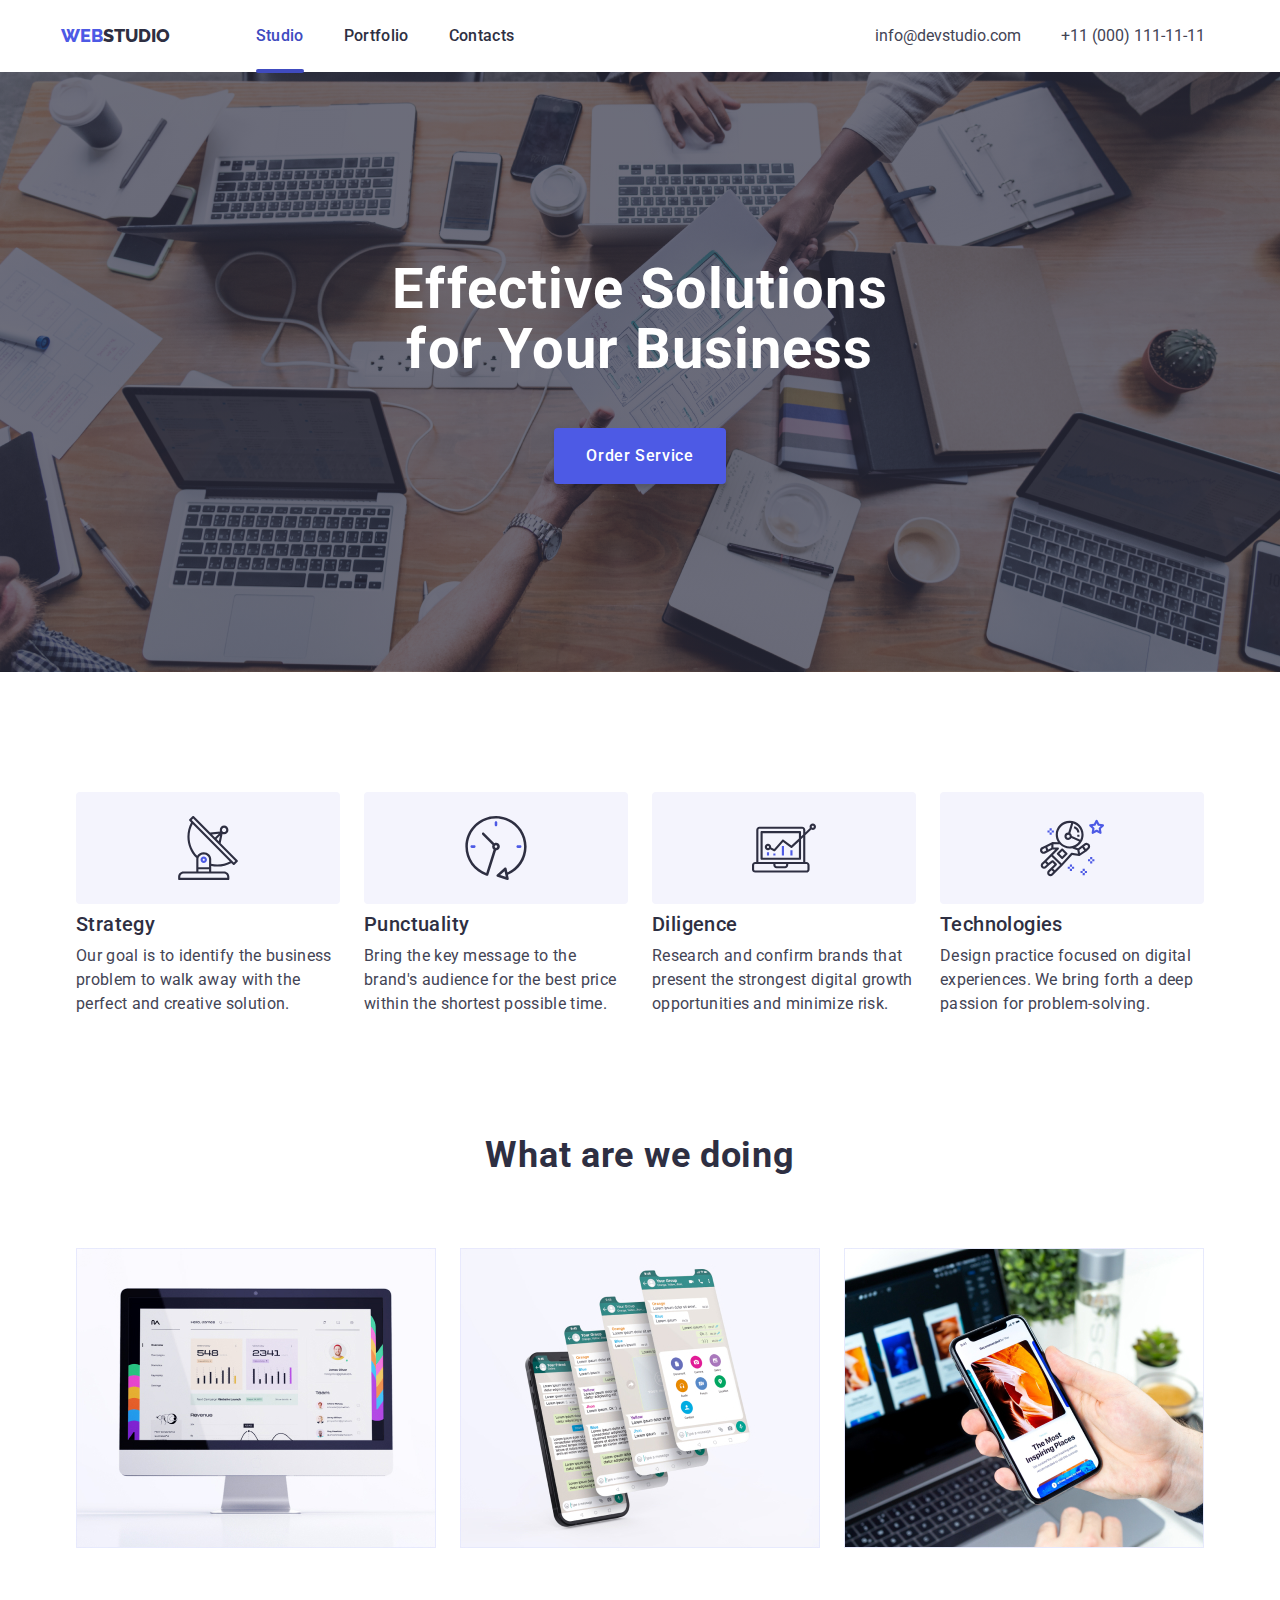
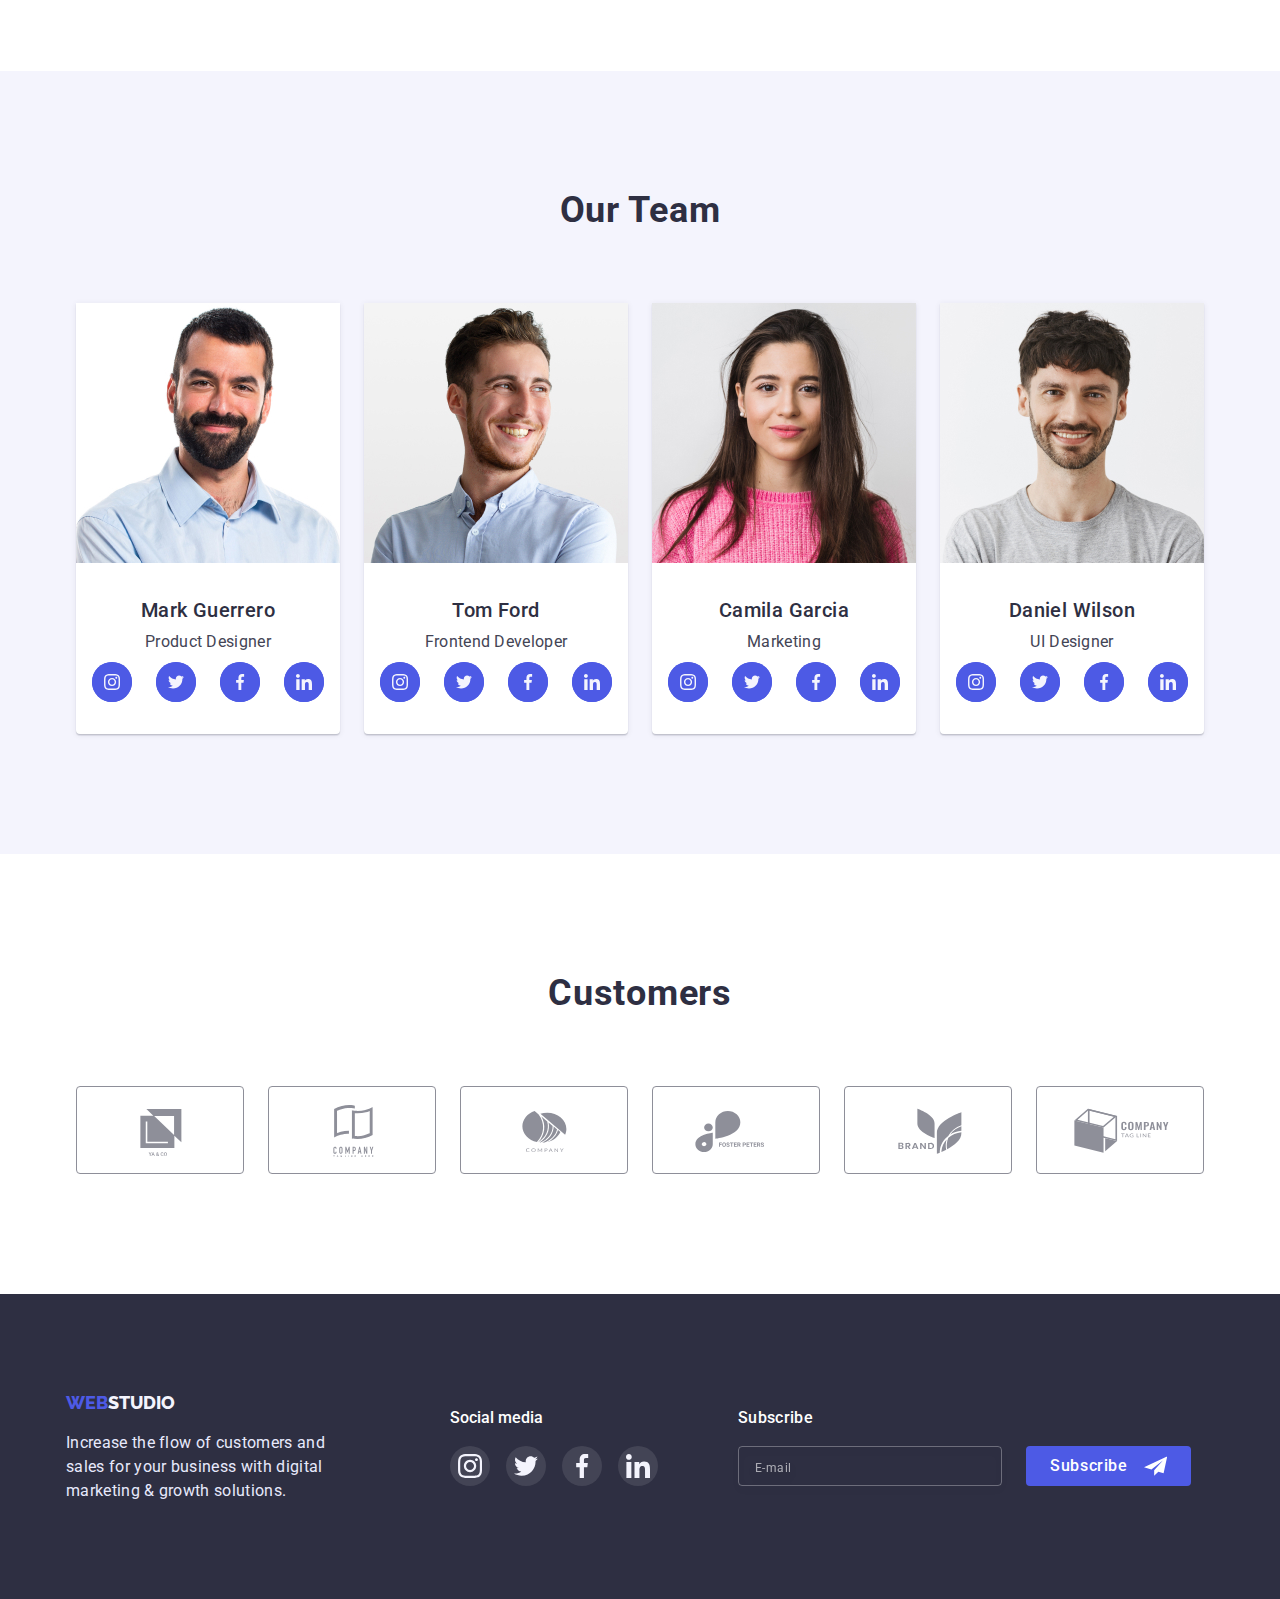
<file: index.html>
<!DOCTYPE html>
<html lang="en">
<head>
    <meta charset="UTF-8">
    <meta http-equiv="X-UA-Compatible" content="IE=edge">
    <meta name="viewport" content="width=device-width, initial-scale=1.0">
    <link rel="stylesheet" href="./css/reset.css">
    <link rel="stylesheet" href="https://cdnjs.cloudflare.com/ajax/libs/modern-normalize/1.1.0/modern-normalize.css" integrity="sha512-Y0MM+V6ymRKN2zStTqzQ227DWhhp4Mzdo6gnlRnuaNCbc+YN/ZH0sBCLTM4M0oSy9c9VKiCvd4Jk44aCLrNS5Q==" crossorigin="anonymous" referrerpolicy="no-referrer" />
    <!-- <link rel="stylesheet" href="./css/style.css"> -->
    <link rel="preconnect" href="https://fonts.googleapis.com">
    <link rel="preconnect" href="https://fonts.gstatic.com" crossorigin>
    <link href="https://fonts.googleapis.com/css2?family=Raleway:wght@800&family=Roboto:wght@400;500;700;900&display=swap" rel="stylesheet">
    <link rel="stylesheet" href="./css/mini-mobile.css">
    <link rel="stylesheet" href="./css/mobile.css">
    <link rel="stylesheet" href="./css/tablet.css">
    <link rel="stylesheet" href="./css/desktop.css">
    <title>Studio</title>
</head>
<body>

    <header class="header">
        <div class="container head">

            <nav class="nav">
                <a href="./index.html" class="logo link"><span class="web">WEB</span><span class="header-studio">STUDIO</span></a>

                <ul class="nav-list list">
                    <li class="nav-list-item"><a href="./index.html" class="nav-link link "><span class="active">Studio</span></a></li>
                    <li class="nav-list-item"><a href="./portfolio.html" class="nav-link link">Portfolio</a></li>
                    <li class="nav-list-item"><a href="./index.html" class="nav-link link">Contacts</a></li>
                </ul>

                <button class="hamburger-menu" type="button" mobile-btn-open-menu></button>
            </nav>
    
            <address class="address">
                <ul class="address-list list">
                    <li class="address-list-item"><a href="mailto:info@devstudio.com" class="address-link link"><span class="address-hover">info@devstudio.com</span></a></li>
                    <li class="address-list-item"><a href="tel:+110001111111" class="address-link link">+11 (000) 111-11-11</a></li>
                </ul>
            </address>
        </div>

        <div class="backdrop is-hidden" mobile-menu>
            <div class="mobile-menu">
                <div class="menu-content-wrap">
                    <button type="button" class="mobile-menu-close" mobile-btn-close-menu>
                        <svg class="modal-icon">
                            <use href="./images/symbol-defs.svg#icon-close-btn"></use>
                        </svg>
                    </button>
    
                    <nav class="mobile-nav">
                        <ul class="mobile-nav-list list">
                            <li class="mobile-nav-list-item"><a href="./index.html" class="mobile-nav-link link">Studio</a></li>
                            <li class="mobile-nav-list-item"><a href="./portfolio.html" class="mobile-nav-link link">Portfolio</a></li>
                            <li class="mobile-nav-list-item"><a href="./index.html" class="mobile-nav-link link ">Contacts</a></li>
                        </ul>
                    </nav>
    
                    <address class="mobile-address">
                        <ul class="mobile-address-list list">
                            <li class="mobile-address-list-item"><a href="tel:+110001111111" class="mobile-address-link link">+11 (000) 111-11-11</a></li>
                            <li class="mobile-address-list-item"><a href="mailto:info@devstudio.com" class="mobile-address-link link"><span class="address-hover">info@devstudio.com</span></a></li>
                        </ul>
                    </address>
    
                    <ul class="mobile-social-list list">
                        <li class="mobile-social-list-item">
                            <a href="" class="social-link">
                                <svg class="mobile-svg">
                                    <use href="./images/symbol-defs.svg#icon-instagram"></use>
                                </svg>
                            </a>
                        </li>
                        <li class="mobile-social-list-item">
                            <a href="" class="social-link">
                                <svg class="mobile-svg">
                                    <use href="./images/symbol-defs.svg#icon-twitter"></use>
                                </svg>
                            </a>
                        </li>
                        <li class="mobile-social-list-item">
                            <a href="" class="social-link">
                                <svg class="mobile-svg">
                                    <use href="./images/symbol-defs.svg#icon-facebook"></use>
                                </svg>
                            </a>
                        </li>
                        <li class="mobile-social-list-item">
                            <a href="" class="social-link">
                                <svg class="mobile-svg">
                                    <use href="./images/symbol-defs.svg#icon-linkedin"></use>
                                </svg>
                            </a>
                        </li>
                    </ul>
                </div>
            </div>
        </div>
    </header>
    
    <main class="main">
        
        <section class="hero">
            <div class="container">
        
                <h1 class="main-title">
                    Effective Solutions 
                    for Your Business
                </h1>
                    
                <button type="button" class="hero-button" data-modal-open>Order Service</button>
            </div>
        </section>

        <section class="first">
            <div class="container column">
                <h2 class="invis"></h2>
                
                <ul class="first-list list">
                    <li class="first-list-item">
                        <div class="first-wrap-svg">
                            <svg class="first-svg">
                                <use href="./images/symbol-defs.svg#icon-antenna"></use>
                            </svg>
                        </div>
                        <h3 class="mini-title">Strategy</h3>
                        <p class="parag"> 
                            Our goal is to identify the business 
                            problem to walk away with the 
                            perfect and creative solution.
                        </p>
                    </li>
                    <li class="first-list-item">
                        <div class="first-wrap-svg">
                            <svg class="first-svg">
                                <use href="./images/symbol-defs.svg#icon-clock"></use>
                            </svg>
                        </div>
                        <h3 class="mini-title">Punctuality</h3>
                        <p class="parag">
                            Bring the key message to the 
                            brand's audience for the best price 
                            within the shortest possible time.
                        </p>
                    </li>
                    <li class="first-list-item">
                        <div class="first-wrap-svg">
                            <svg class="first-svg">
                                <use href="./images/symbol-defs.svg#icon-diagram"></use>
                            </svg>
                        </div>
                        <h3 class="mini-title">Diligence</h3>
                        <p class="parag">
                            Research and confirm brands that
                            present the strongest digital growth
                            opportunities and minimize risk.
                        </p>
                    </li>
                    <li class="first-list-item">
                        <div class="first-wrap-svg">
                            <svg class="first-svg">
                                <use href="./images/symbol-defs.svg#icon-astronaut"></use>
                            </svg>
                        </div>
                        <h3 class="mini-title">Technologies</h3>
                        <p class="parag">
                            Design practice focused on digital 
                            experiences. We bring forth a deep 
                            passion for problem-solving.
                        </p>
                    </li>
                </ul>
            </div>
        </section>

        <section class="second">
            <div class="container">
    
                <h2 class="second-title">What are we doing</h2>
    
                <ul class="second-list list">
                    <li class="second-list-item">
                        <img srcset="./images/img1.jpg 1x, ./images/img1-2x.jpg 2x" src="./images/img1.jpg" alt="img 1" class="img">
                    </li>
                    <li class="second-list-item">
                        <img srcset="./images/img2.jpg 1x, ./images/img2-2x.jpg 2x" src="./images/img2.jpg" alt="img 2" class="img">
                    </li>
                    <li class="second-list-item">
                        <img srcset="./images/img3.jpg 1x, ./images/img3-2x.jpg 2x" src="./images/img3.jpg" alt="img 3" class="img">
                    </li>
                </ul>

            </div>
        </section>

        <section class="team">
            <div class="container column">
    
                <h2 class="second-title">Our Team</h2>
                <ul class="team-list list">
                    <li class="team-list-item">
                        <img srcset="./images/img-3.jpg 1x, ./images/img-3-2x.jpg 2x" src="./images/img-3.jpg" alt="photo" class="photo">
                        <div class="photo-text">
                            <h3 class="mini-title">Mark Guerrero</h3>
                            <p class="parag">Product Designer</p>
                            <ul class="team-social-list list">
                                <li class="team-social-list-item">
                                    <a href="" class="social-link">
                                        <svg class="team-svg">
                                            <use href="./images/symbol-defs.svg#icon-instagram"></use>
                                        </svg>
                                    </a>
                                </li>
                                <li class="team-social-list-item">
                                    <a href="" class="social-link">
                                        <svg class="team-svg">
                                            <use href="./images/symbol-defs.svg#icon-twitter"></use>
                                        </svg>
                                    </a>
                                </li>
                                <li class="team-social-list-item">
                                    <a href="" class="social-link">
                                        <svg class="team-svg">
                                            <use href="./images/symbol-defs.svg#icon-facebook"></use>
                                        </svg>
                                    </a>
                                </li>
                                <li class="team-social-list-item">
                                    <a href="" class="social-link">
                                        <svg class="team-svg">
                                            <use href="./images/symbol-defs.svg#icon-linkedin"></use>
                                        </svg>
                                    </a>
                                </li>
                            </ul>
                        </div>
                    </li>
                    <li class="team-list-item">
                        <img srcset="./images/img-2.jpg 1x, ./images/img-2-2x.jpg 2x" src="./images/img-2.jpg" alt="photo" class="photo">
                        <div class="photo-text">
                            <h3 class="mini-title">Tom Ford</h3>
                            <p class="parag">Frontend Developer</p>
                            <ul class="team-social-list list">
                                <li class="team-social-list-item">
                                    <a href="" class="social-link">
                                        <svg class="team-svg">
                                            <use href="./images/symbol-defs.svg#icon-instagram"></use>
                                        </svg>
                                    </a>
                                </li>
                                <li class="team-social-list-item">
                                    <a href="" class="social-link">
                                        <svg class="team-svg">
                                            <use href="./images/symbol-defs.svg#icon-twitter"></use>
                                        </svg>
                                    </a>
                                </li>
                                <li class="team-social-list-item">
                                    <a href="" class="social-link">
                                        <svg class="team-svg">
                                            <use href="./images/symbol-defs.svg#icon-facebook"></use>
                                        </svg>
                                    </a>
                                </li>
                                <li class="team-social-list-item">
                                    <a href="" class="social-link">
                                        <svg class="team-svg">
                                            <use href="./images/symbol-defs.svg#icon-linkedin"></use>
                                        </svg>
                                    </a>
                                </li>
                            </ul>
                        </div>
                    </li>
                    <li class="team-list-item">
                        <img srcset="./images/img-1.jpg 1x, ./images/img-1-2x.jpg 2x" src="./images/img-1.jpg" alt="photo" class="photo">
                        <div class="photo-text">
                            <h3 class="mini-title">Camila Garcia</h3>
                            <p class="parag">Marketing</p>
                            <ul class="team-social-list list">
                                <li class="team-social-list-item">
                                    <a href="" class="social-link">
                                        <svg class="team-svg">
                                            <use href="./images/symbol-defs.svg#icon-instagram"></use>
                                        </svg>
                                    </a>
                                </li>
                                <li class="team-social-list-item">
                                    <a href="" class="social-link">
                                        <svg class="team-svg">
                                            <use href="./images/symbol-defs.svg#icon-twitter"></use>
                                        </svg>
                                    </a>
                                </li>
                                <li class="team-social-list-item">
                                    <a href="" class="social-link">
                                        <svg class="team-svg">
                                            <use href="./images/symbol-defs.svg#icon-facebook"></use>
                                        </svg>
                                    </a>
                                </li>
                                <li class="team-social-list-item">
                                    <a href="" class="social-link">
                                        <svg class="team-svg">
                                            <use href="./images/symbol-defs.svg#icon-linkedin"></use>
                                        </svg>
                                    </a>
                                </li>
                            </ul>
                        </div>
                    </li>
                    <li class="team-list-item">
                        <img srcset="./images/img.jpg 1x, ./images/img-2x.jpg 2x" src="./images/img.jpg" alt="photo" class="photo">
                        <div class="photo-text">
                            <h3 class="mini-title">Daniel Wilson</h3>
                            <p class="parag">UI Designer</p>
                            <ul class="team-social-list list">
                                <li class="team-social-list-item">
                                    <a href="" class="social-link">
                                        <svg class="team-svg">
                                            <use href="./images/symbol-defs.svg#icon-instagram"></use>
                                        </svg>
                                    </a>
                                </li>
                                <li class="team-social-list-item">
                                    <a href="" class="social-link">
                                        <svg class="team-svg">
                                            <use href="./images/symbol-defs.svg#icon-twitter"></use>
                                        </svg>
                                    </a>
                                </li>
                                <li class="team-social-list-item">
                                    <a href="" class="social-link">
                                        <svg class="team-svg">
                                            <use href="./images/symbol-defs.svg#icon-facebook"></use>
                                        </svg>
                                    </a>
                                </li>
                                <li class="team-social-list-item">
                                    <a href="" class="social-link">
                                        <svg class="team-svg">
                                            <use href="./images/symbol-defs.svg#icon-linkedin"></use>
                                        </svg>
                                    </a>
                                </li>
                            </ul>
                        </div>
                    </li>
                </ul>

            </div>    
        </section>
        
        <section class="customers">
            <div class="container column">
                <h2 class="second-title">Customers</h2>
                <ul class="customers-list list">
                    <li class="customers-list-item">
                        <a href="" class="customers-link">
                            <svg class="customers-svg">
                                <use href="./images/symbol-defs.svg#icon-Logo"></use>
                            </svg>
                        </a>
                    </li>
                    <li class="customers-list-item">
                        <a href="" class="customers-link">
                            <svg class="customers-svg">
                                <use href="./images/symbol-defs.svg#icon-Logo-1"></use>
                            </svg>
                        </a>
                    </li>
                    <li class="customers-list-item">
                        <a href="" class="customers-link">
                            <svg class="customers-svg">
                                <use href="./images/symbol-defs.svg#icon-Logo-2"></use>
                            </svg>
                        </a>
                    </li>
                    <li class="customers-list-item">
                        <a href="" class="customers-link">
                            <svg class="customers-svg">
                                <use href="./images/symbol-defs.svg#icon-Logo-3"></use>
                            </svg>
                        </a>
                    </li>
                    <li class="customers-list-item">
                        <a href="" class="customers-link">
                            <svg class="customers-svg">
                                <use href="./images/symbol-defs.svg#icon-Logo-4"></use>
                            </svg>
                        </a>
                    </li>
                    <li class="customers-list-item">
                        <a href="" class="customers-link">
                            <svg class="customers-svg">
                                <use href="./images/symbol-defs.svg#icon-Logo-5"></use>
                            </svg>
                        </a>
                    </li>
                </ul>
            </div>
        </section>

    </main>

    <footer class="footer">
        <div class="container column">
            <div class="footer-content-wrap">
                <div class="text column">
                    <a href="./index.html" class="logo link"><span class="web">WEB</span><span class="footer-studio">STUDIO</span></a>
                
                    <p class="parag footer-text">
                        Increase the flow of customers and 
                        sales for your business with digital 
                        marketing & growth solutions.
                    </p>
                </div>
        
                <div class="footer-social column">
                    <h3 class="third-title">Social media</h3>
                    <ul class="footer-social-list list">
                        <li class="footer-social-list-item">
                            <a href="" class="footer-social-link">
                                <svg class="footer-svg">
                                    <use href="./images/symbol-defs.svg#icon-instagram"></use>
                                </svg>
                            </a>
                        </li>
                        <li class="footer-social-list-item">
                            <a href="" class="footer-social-link">
                                <svg class="footer-svg">
                                    <use href="./images/symbol-defs.svg#icon-twitter"></use>
                                </svg>
                            </a>
                        </li>
                        <li class="footer-social-list-item">
                            <a href="" class="footer-social-link">
                                <svg class="footer-svg">
                                    <use href="./images/symbol-defs.svg#icon-facebook"></use>
                                </svg>
                            </a>
                        </li>
                        <li class="footer-social-list-item">
                            <a href="" class="footer-social-link">
                                <svg class="footer-svg">
                                    <use href="./images/symbol-defs.svg#icon-linkedin"></use>
                                </svg>
                            </a>
                        </li>
                    </ul>
                </div>
    
                <form class="subscribe-form column" name="subscribe-form" autocomplete="on" novalidate action="">
                    <b class="subscribe-title">Subscribe</b>
                    <div class="flex column">
                        <input class="subscribe-input" type="email" name="email" placeholder="E-mail" required>
            
                        <button class="subscribe-btn" type="submit"><span>Subscribe</span>
                            <svg class="subscribe-icon">
                                <use href="./images/symbol-defs.svg#icon-send"></use>
                            </svg> 
                        </button>
                    </div>
                </form>
            </div>
        </div>
    </footer>

    <div class="backdrop is-hidden" data-modal>
        <div class="modal">
            <button type="button" class="modal-close_btn" data-modal-close>
                <svg class="modal-icon">
                    <use href="./images/symbol-defs.svg#icon-close-btn"></use>
                </svg>
            </button>
            <form class="modal-form">
                <b class="modal-form-title">Leave your contacts and we will call you back</b>

                <div class="modal-form-flex">
                    <label class="modal-form-label" for="name">Name</label>
                    <input class="modal-form-input" type="text" name="username" id="name" required>
                    <svg class="modal-form-input-svg" width="18px" height="24px">
                        <use href="./images/symbol-defs.svg#icon-person"></use>
                    </svg>
                </div>
                    
                <div class="modal-form-flex">
                    <label class="modal-form-label" for="tel">Phone</label>
                    <input class="modal-form-input" type="tel" name="tel" id="tel" required>
                    <svg class="modal-form-input-svg" width="18px" height="24px">
                        <use href="./images/symbol-defs.svg#icon-phone"></use>
                    </svg>
                </div>

                <div class="modal-form-flex">
                    <label class="modal-form-label" for="email">Email</label>
                    <input class="modal-form-input" type="email" name="email" id="email" required>
                    <svg class="modal-form-input-svg" width="18px" height="24px">
                        <use href="./images/symbol-defs.svg#icon-email"></use>
                    </svg>
                </div>

                <div class="modal-form-flex">
                    <label class="modal-form-label" for="comment">Comment</label>
                    <textarea class="modal-form-text" name="comment" id="comment" placeholder="Text input"></textarea>
                </div>
                    
                <div class="modal-form-check">
                    <input class="modal-form-check-input invis" type="checkbox" id="policy" name="newsletter" value="true" required>
                    <label class="modal-form-label check-text" for="policy">I accept the terms and conditions of the <a class="modal-form-policy_link" href="">Privacy Policy</a></label>
                </div>

                <button class="modal-form-btn">Send</button>
            </form>
        </div>
    </div>
    
    <script src="./js/modal.js"></script>
    <script src="./js/mobile-menu.js"></script>
</body>
</html>
</file>
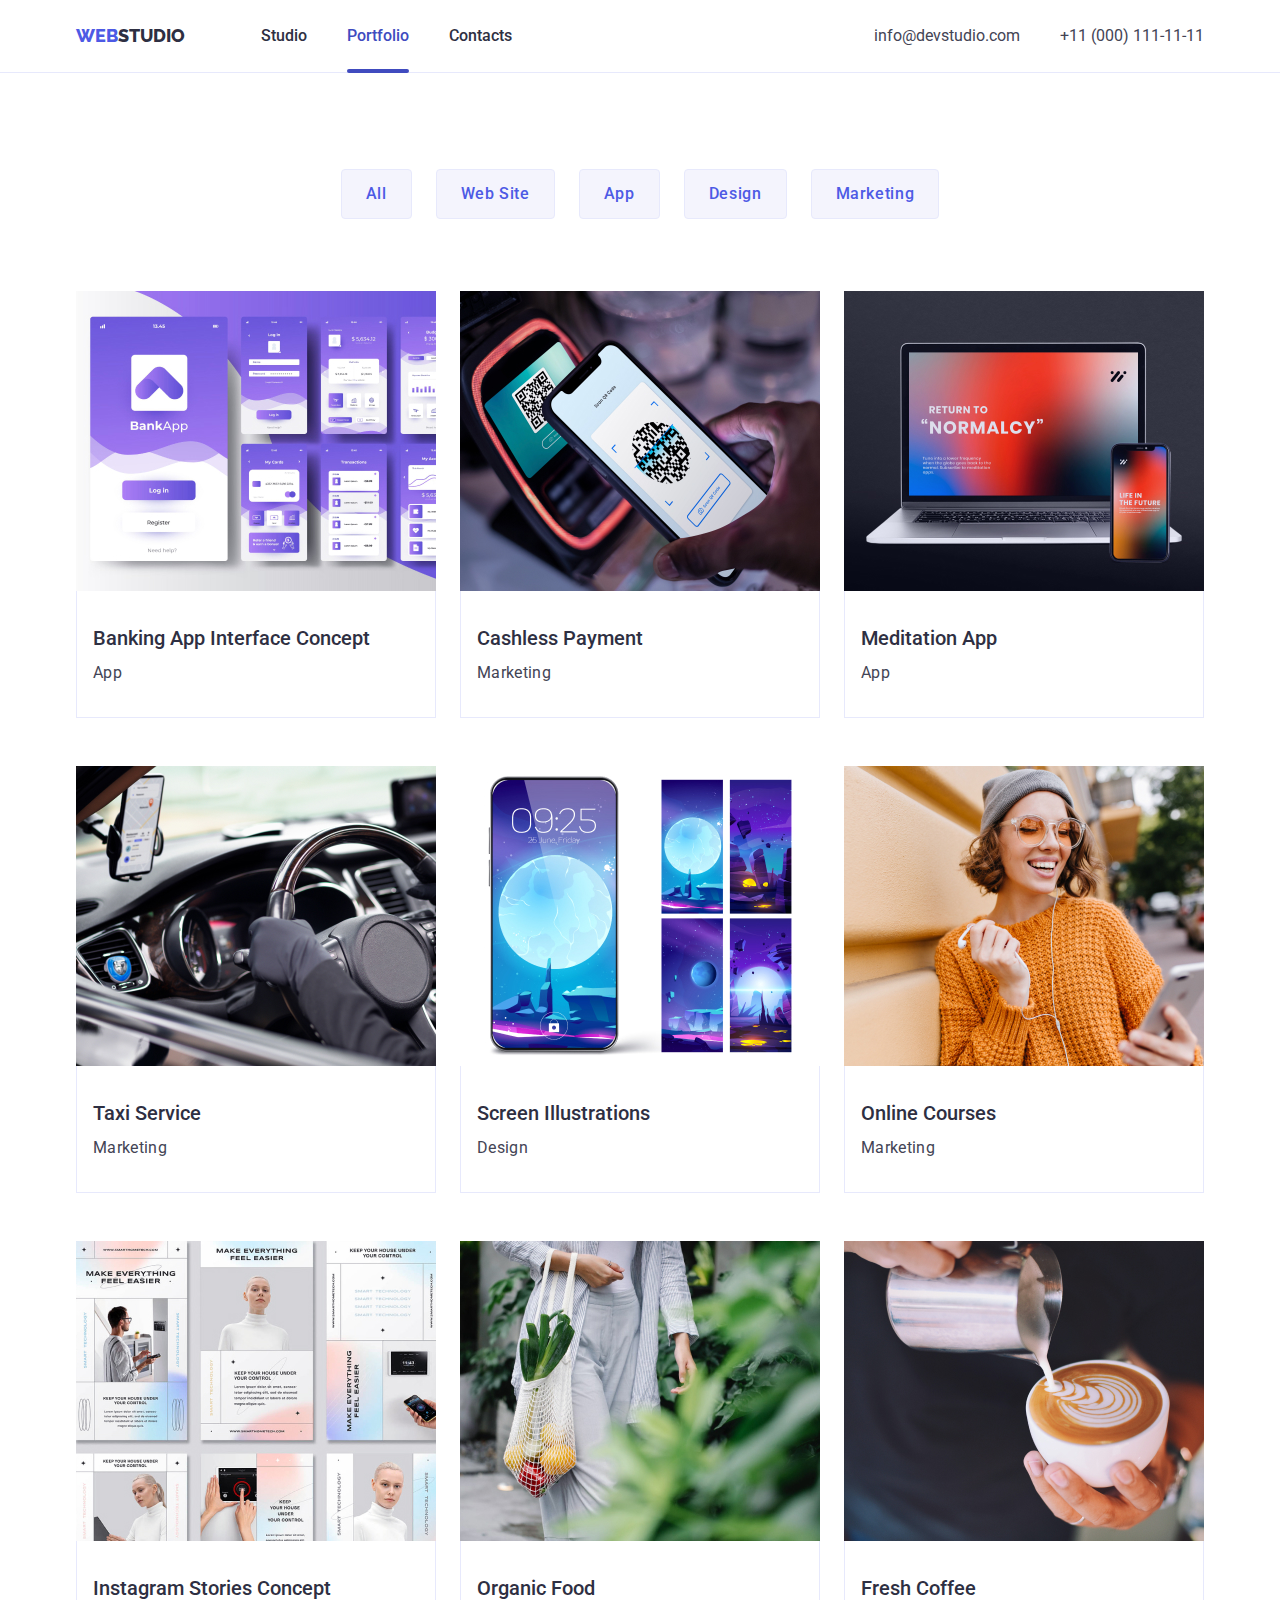
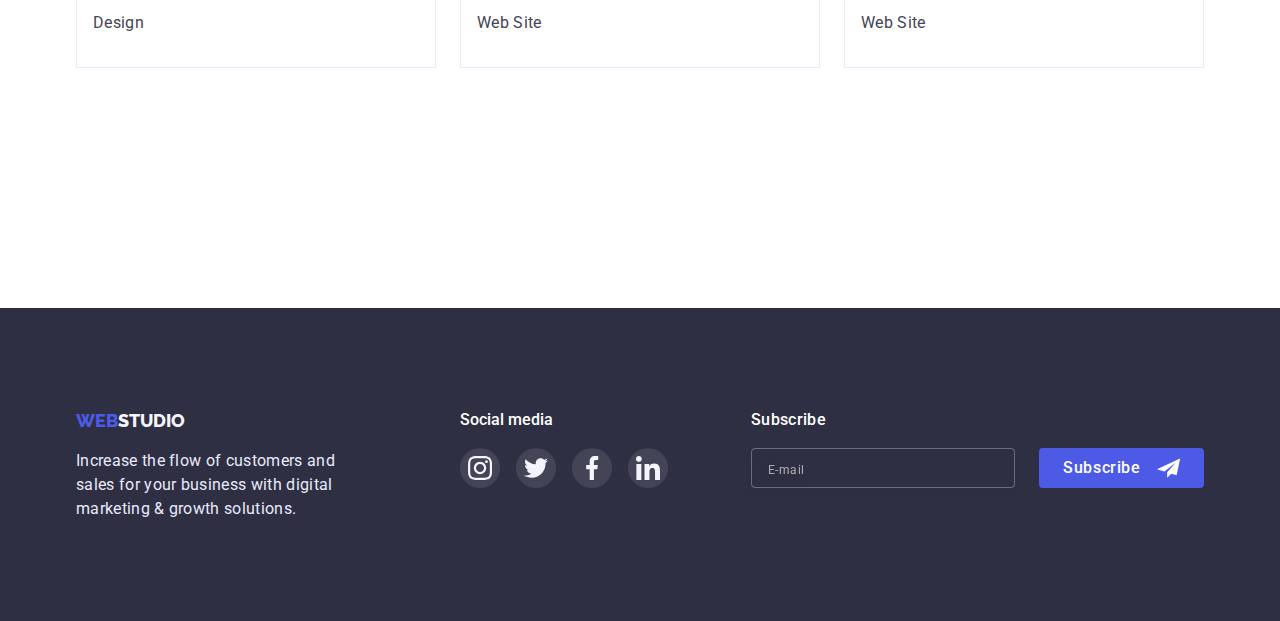
<file: portfolio.html>
<!DOCTYPE html>
<html lang="en">
<head>
    <meta charset="UTF-8">
    <meta http-equiv="X-UA-Compatible" content="IE=edge">
    <meta name="viewport" content="width=device-width, initial-scale=1.0">
    <link rel="stylesheet" href="./css/reset.css">
    <link rel="stylesheet" href="https://cdnjs.cloudflare.com/ajax/libs/modern-normalize/1.1.0/modern-normalize.css" integrity="sha512-Y0MM+V6ymRKN2zStTqzQ227DWhhp4Mzdo6gnlRnuaNCbc+YN/ZH0sBCLTM4M0oSy9c9VKiCvd4Jk44aCLrNS5Q==" crossorigin="anonymous" referrerpolicy="no-referrer" />
    <link rel="stylesheet" href="./css/style.css">
    <link rel="preconnect" href="https://fonts.googleapis.com">
    <link rel="preconnect" href="https://fonts.gstatic.com" crossorigin>
    <link href="https://fonts.googleapis.com/css2?family=Raleway:wght@800&family=Roboto:wght@400;500;700;900&display=swap" rel="stylesheet">
    <title>Portfolio</title>
</head>
<body>
    
    <header class="header">
        <div class="container head">

            <nav class="nav">
                <a href="./index.html" class="logo link"><span class="web">WEB</span><span class="header-studio">STUDIO</span></a>
                <ul class="nav-list list">
                    <li class="nav-list-item"><a href="./index.html" class="nav-link link">Studio</a></li>
                    <li class="nav-list-item"><a href="./portfolio.html" class="nav-link link"><span class="active">Portfolio</span></a></li>
                    <li class="nav-list-item"><a href="./index.html" class="nav-link link">Contacts</a></li>
                </ul>
            </nav>
    
            <address class="address">
                <ul class="address-list list">
                    <li class="address-list-item"><a href="mailto:info@devstudio.com" class="address-link link"><span class="address-hover">info@devstudio.com</span></a></li>
                    <li class="address-list-item"><a href="tel:+110001111111" class="address-link link">+11 (000) 111-11-11</a></li>
                </ul>
            </address>

        </div>
    </header>

    <main class="main">

        <section class="services">
            <div class="container">
                <h1 class="invis"></h1>
                <ul class="filters-list list">
                    <li class="filters-list-item">
                        <button type="button" class="filter-btn">All</button>
                    </li>
                    <li class="filters-list-item">
                        <button type="button" class="filter-btn">Web Site</button>
                    </li>
                    <li class="filters-list-item">
                        <button type="button" class="filter-btn">App</button>
                    </li>
                    <li class="filters-list-item">
                        <button type="button" class="filter-btn">Design</button>
                    </li>
                    <li class="filters-list-item">
                        <button type="button" class="filter-btn">Marketing</button>
                    </li>
                </ul>
                
                <ul class="card-list list">
                    <li class="card-list-item">
                        <a href="" class="link">
                            <div class="box-overlay">
                                <img src="./images/img-4.jpg" alt="Image" class="img">
                                <div class="overlay">
                                    <p class="overlay-text">14 Stylish and User-Friendly App Design Concepts · Task Manager App · Calorie Tracker App · Exotic Fruit Ecommerce App · Cloud Storage App</p>
                                </div>
                            </div>
                            <div class="card-bottom">
                                <h3 class="mini-title">Banking App Interface Concept</h3>
                                <p class="parag">App</p>
                            </div>
                        </a>
                    </li>
                    <li class="card-list-item">
                        <a href="" class="link">
                            <div class="box-overlay">
                                <img src="./images/img-5.jpg" alt="Image" class="img">
                                <div class="overlay">
                                    <p class="overlay-text">14 Stylish and User-Friendly App Design Concepts · Task Manager App · Calorie Tracker App · Exotic Fruit Ecommerce App · Cloud Storage App</p>
                                </div>
                            </div>
                            <div class="card-bottom">
                                <h3 class="mini-title">Cashless Payment</h3>
                                <p class="parag">Marketing</p>
                            </div>
                        </a>
                    </li>
                    <li class="card-list-item">
                        <a href="" class="link">
                            <div class="box-overlay">
                                <img src="./images/img-6.jpg" alt="Image" class="img">
                                <div class="overlay">
                                    <p class="overlay-text">14 Stylish and User-Friendly App Design Concepts · Task Manager App · Calorie Tracker App · Exotic Fruit Ecommerce App · Cloud Storage App</p>
                                </div>
                            </div>
                            <div class="card-bottom">
                                <h3 class="mini-title">Meditation App</h3>
                                <p class="parag">App</p>
                            </div>
                        </a>
                    </li>
                    <li class="card-list-item">
                        <a href="" class="link">
                            <div class="box-overlay">
                                <img src="./images/img-7.jpg" alt="Image" class="img">
                                <div class="overlay">
                                    <p class="overlay-text">14 Stylish and User-Friendly App Design Concepts · Task Manager App · Calorie Tracker App · Exotic Fruit Ecommerce App · Cloud Storage App</p>
                                </div>
                            </div>
                            <div class="card-bottom">
                                <h3 class="mini-title">Taxi Service</h3>
                                <p class="parag">Marketing</p>
                            </div>
                        </a>
                    </li>
                    <li class="card-list-item">
                        <a href="" class="link">
                            <div class="box-overlay">
                                <img src="./images/img-8.jpg" alt="Image" class="img">
                                <div class="overlay">
                                    <p class="overlay-text">14 Stylish and User-Friendly App Design Concepts · Task Manager App · Calorie Tracker App · Exotic Fruit Ecommerce App · Cloud Storage App</p>
                                </div>
                            </div>
                            <div class="card-bottom">
                                <h3 class="mini-title">Screen Illustrations</h3>
                                <p class="parag">Design</p>
                            </div>
                        </a>
                    </li>
                    <li class="card-list-item">
                        <a href="" class="link">
                            <div class="box-overlay">
                                <img src="./images/img-9.jpg" alt="Image" class="img">
                                <div class="overlay">
                                    <p class="overlay-text">14 Stylish and User-Friendly App Design Concepts · Task Manager App · Calorie Tracker App · Exotic Fruit Ecommerce App · Cloud Storage App</p>
                                </div>
                            </div>
                            <div class="card-bottom">
                                <h3 class="mini-title">Online Courses</h3>
                                <p class="parag">Marketing</p>
                            </div>
                        </a>
                    </li>
                    <li class="card-list-item">
                        <a href="" class="link">
                            <div class="box-overlay">
                                <img src="./images/img-10.jpg" alt="Image" class="img">
                                <div class="overlay">
                                    <p class="overlay-text">14 Stylish and User-Friendly App Design Concepts · Task Manager App · Calorie Tracker App · Exotic Fruit Ecommerce App · Cloud Storage App</p>
                                </div>
                            </div>
                            <div class="card-bottom">
                                <h3 class="mini-title">Instagram Stories Concept</h3>
                                <p class="parag">Design</p>
                            </div>
                        </a>
                    </li>
                    <li class="card-list-item">
                        <a href="" class="link">
                            <div class="box-overlay">
                                <img src="./images/img-11.jpg" alt="Image" class="img">
                                <div class="overlay">
                                    <p class="overlay-text">14 Stylish and User-Friendly App Design Concepts · Task Manager App · Calorie Tracker App · Exotic Fruit Ecommerce App · Cloud Storage App</p>
                                </div>
                            </div>
                            <div class="card-bottom">
                                <h3 class="mini-title">Organic Food</h3>
                                <p class="parag">Web Site</p>
                            </div>
                        </a>
                    </li>
                    <li class="card-list-item">
                        <a href="" class="link">
                            <div class="box-overlay">
                                <img src="./images/img-12.jpg" alt="Image" class="img">
                                <div class="overlay">
                                    <p class="overlay-text">14 Stylish and User-Friendly App Design Concepts · Task Manager App · Calorie Tracker App · Exotic Fruit Ecommerce App · Cloud Storage App</p>
                                </div>
                            </div>
                            <div class="card-bottom">
                                <h3 class="mini-title">Fresh Coffee</h3>
                                <p class="parag">Web Site</p>
                            </div>
                        </a>
                    </li>
                </ul>
            </div>
        </section>

    </main>

    <footer class="footer">
        <div class="container">
    
            <div class="flex">
                <div class="text">
                    <a href="./index.html" class="logo link"><span class="web">WEB</span><span class="footer-studio">STUDIO</span></a>
            
                    <p class="parag footer-text">
                        Increase the flow of customers and 
                        sales for your business with digital 
                        marketing & growth solutions.
                    </p>
                </div>
    
                <div class="footer-social">
                    <h3 class="third-title">Social media</h3>
                    <ul class="footer-social-list list">
                        <li class="footer-social-list-item">
                            <a href="" class="footer-social-link">
                                <svg class="footer-svg">
                                    <use href="./images/symbol-defs.svg#icon-instagram"></use>
                                </svg>
                            </a>
                        </li>
                        <li class="footer-social-list-item">
                            <a href="" class="footer-social-link">
                                <svg class="footer-svg">
                                    <use href="./images/symbol-defs.svg#icon-twitter"></use>
                                </svg>
                            </a>
                        </li>
                        <li class="footer-social-list-item">
                            <a href="" class="footer-social-link">
                                <svg class="footer-svg">
                                    <use href="./images/symbol-defs.svg#icon-facebook"></use>
                                </svg>
                            </a>
                        </li>
                        <li class="footer-social-list-item">
                            <a href="" class="footer-social-link">
                                <svg class="footer-svg">
                                    <use href="./images/symbol-defs.svg#icon-linkedin"></use>
                                </svg>
                            </a>
                        </li>
                    </ul>
                </div>

                <form class="subscribe-form" name="subscribe-form" autocomplete="on" novalidate action="">
                    <b class="subscribe-title">Subscribe</b>
                    <div class="flex">
                        <input class="subscribe-input" type="email" name="email" placeholder="E-mail" required>
        
                        <button class="subscribe-btn" type="submit"><span>Subscribe</span>
                            <svg class="subscribe-icon">
                                <use href="./images/symbol-defs.svg#icon-send"></use>
                            </svg> 
                        </button>
                    </div>
                </form>
            </div>
        </div>  
    </footer>
    
</body>
</html>
</file>
<file: css/style.css>
*{
    box-sizing: border-box;
}

:root{
--plain-text: #434455;
--special-text: #2E2F42;
--hover-active: #404BBF;
}

body{
    font-family: 'Roboto';
    font-size: 16px;
    color: var(--plain-text);
}

.list{
    list-style: none;
    display: flex;
}

.list:last-child{
    margin-right: 0;
    margin-bottom: 0;
}

.link{
    text-decoration: none;
}

.invis{
    position: absolute;
    width: 1px;
    height: 1px;
    margin: -1px;
    border: 0;
    padding: 0;
    white-space: nowrap;
    clip-path: inset(100%);
    clip: rect(0 0 0 0);
    overflow: hidden;
}

img{
    display: block;
    max-width: 100%;
    height: auto;
}

.img{
    width: 360px;
    height: 300px;
}

.photo{
    width: 264px;
    height: 260px;
}

.second-title{
    font-family: 'Roboto';
    font-style: normal;
    font-weight: 700;
    font-size: 36px;
    line-height: 1.11;
    letter-spacing: 0,02em;
    color: var(--special-text);
}

.mini-title{
    font-family: 'Roboto';
    font-style: normal;
    font-weight: 500;
    font-size: 20px;
    line-height: 1.5;
    letter-spacing: 0,02em;
    color: var(--special-text);
    margin-bottom: 8px;
}

.parag{
    font-family: 'Roboto';
    font-style: normal;
    font-weight: 400;
    font-size: 16px;
    line-height: 1.5;
    letter-spacing: 0.02em;
    color: var(--plain-text);
}

.container{
    width: 1158px;
    padding: 0 15px;
    margin: 0 auto;
}

/* ------------------------------------------------HEADER------------------------------------------ */

.header{
    /* position: fixed;
    width: 100%; */
    /* background-color: #e7e9fc; */
    border-bottom: 1px solid #E7E9FC;
}

.head{
    display: flex;
    justify-content: space-between;
    align-items: center;
}

.nav{
    display: flex;
    align-items: center;
    gap: 61px;
}

.nav-list{
    display: flex;
    gap: 10px;
}

.nav-list-item{
    padding: 24px 0;
}

.nav-link{
    font-family: 'Roboto';
    font-style: normal;
    font-weight: 500;
    font-size: 16px;
    line-height: 1.5;
    color: var(--special-text);
    transition-property: color;
    transition-duration: 250ms;
    transition-timing-function: cubic-bezier(0.4, 0, 0.2, 1);
    padding: 24px 15px;
}

.nav-link:active, .nav-link:hover, .nav-link:focus{
    color: var(--hover-active);
}

.active{
    position: relative;
    color: var(--hover-active);
}

.active::after{
    position: absolute;
    content: '';
    display: block;
    top: 42.5px;
    left: 0;
    width: 100%;
    height: 4px;
    border-radius: 2px;
    background-color: var(--hover-active);
}

.logo{
    font-family: 'Raleway';
    font-style: normal;
    font-weight: 800;
    font-size: 18px;
    line-height: 1.4;
}

.web{
    color: #4d5ae5;
}

.header-studio{
    color: var(--special-text);
}

.address-list{
    display: flex;
    gap: 40px;
}

.address-link{
    font-family: 'Roboto';
    font-style: normal;
    font-weight: 400;
    font-size: 16px;
    line-height: 1.5;
    color: var(--plain-text);
    transition-property: color;
    transition-duration: 250ms;
    transition-timing-function: cubic-bezier(0.4, 0, 0.2, 1);
}

.address-hover:active{
    color: var(--hover-active);
}

/* ------------------------------------------------HERO------------------------------------------ */

.hero{
    text-align: center;
    background-image: linear-gradient( to right, rgba(46, 47, 66, 0.7), rgba(46, 47, 66, 0.7)),  url(../images/people-office.jpg);
    background-repeat: no-repeat;
    background-size: 1440px;
    background-position: 50% 50%;
    padding: 188px 0;
}

.main-title{
    font-family: 'Roboto';
    font-style: normal;
    font-weight: 700;
    font-size: 56px;
    line-height: 1.07;
    letter-spacing: 0.02em;
    color: #FFFFFF;
    width: 500px;
    margin: 0 auto 48px;
}

.hero-button{
    font-family: 'Roboto';
    font-style: normal;
    font-weight: 500;
    font-size: 16px;
    line-height: 1.5;
    letter-spacing: 0,04em;
    cursor: pointer;
    border: none;
    border-radius: 4px;
    padding: 16px 32px;
    color: #ffffff;
    background-color: #4d5ae5;
    transition-property: background-color;
    transition-duration: 250ms;
    transition-timing-function: cubic-bezier(0.4, 0, 0.2, 1);
}

.hero-button:hover, .hero-button:focus{
    background-color: var(--hover-active);
}

/* ------------------------------------------------FIRST------------------------------------------ */

.first{
    padding-top: 120px;
}

.first-list{
    gap: 24px;
}

.first-list-item{
    width: 264px;
}

.first-wrap-svg{
    height: 112px;
    width: 264px;
    background: #F4F4FD;
    border-radius: 4px;
    display: flex;
    justify-content: center;
    align-items: center;
    margin-bottom: 8px;
}

.first-svg{
    width: 64px;
    height: 64px;
}

/* ------------------------------------------------SECOND------------------------------------------ */

.second{
    padding: 120px 0;
}

.second-title{
    text-align: center;
    margin-bottom: 72px;
}

.second-list{
    gap: 24px;
}

/* ------------------------------------------------TEAM------------------------------------------ */

.team{
    padding: 120px 0;
    background-color: #f4f4fd;
}

.team-list{
    gap: 24px;
}

.team-list-item{
    box-shadow: 0px 1px 6px rgba(46, 47, 66, 0.08), 0px 1px 1px rgba(46, 47, 66, 0.16), 0px 2px 1px rgba(46, 47, 66, 0.08);
    border-radius: 0px 0px 4px 4px;
    background-color: #ffffff;
}

.photo-text{
    text-align: center;
    padding: 32px 16px;
}

.team-social-list-item{
    width: 40px;
    height: 40px;
    background: #4D5AE5;
    border-radius: 50%; 
}

.team-social-list{
    margin-top: 8px;
    gap: 24px;
}

.social-link:hover, .social-link:focus {
    background: var(--hover-active);
}

.team-svg{
    width: 16px;
    height: 16px;
}

/* ------------------------------------------------CUSTOMERS------------------------------------------ */

.customers{
    padding: 120px 0;
}

.customers-list{
    gap: 24px;
}

.customers-list-item{
    width: 168px;
    height: 88px;
    border: 1px solid #8E8F99;
    border-radius: 4px;
    transition-property: border-color;
    transition-duration: 250ms;
    transition-timing-function: cubic-bezier(0.4, 0, 0.2, 1);
}

.customers-list-item:hover, .customers-list-item:focus {
    border-color: var(--hover-active);
}

.customers-link{
    width: 100%;
    height: 100%;
    display: flex;
    justify-content: center;
    align-items: center;
}

.customers-link:hover .customers-svg {
    fill: var(--hover-active);
}

.customers-link:focus .customers-svg {
    fill: var(--hover-active);
}

.customers-svg{
    width: 104px;
    height: 56px;
    fill: #8E8F99;
    transition-property: fill;
    transition-duration: 250ms;
    transition-timing-function: cubic-bezier(0.4, 0, 0.2, 1);
}

/* ------------------------------------------------PORTFOLIO------------------------------------------ */
/* ------------------------------------------------FILTERS-BTNS------------------------------------------ */

.services{
    padding-top: 96px;
    padding-bottom: 120px;
}

.filters-list{
    justify-content: center;
    margin-bottom: 72px;
    gap: 24px;
}

.filter-btn{
    font-family: 'Roboto';
    font-style: normal;
    font-weight: 500;
    font-size: 16px;
    line-height: 1.5;
    letter-spacing: 0.04em;
    cursor: pointer;
    color: #4D5AE5;
    background-color: #F4F4FD;
    border: 1px solid #E7E9FC;
    border-radius: 4px;
    padding: 12px 24px;
    transition-property: background-color, color, box-shadow;
    transition-duration: 250ms;
    transition-timing-function: cubic-bezier(0.4, 0, 0.2, 1);
}

.filter-btn:hover, .filter-btn:focus {
    color: #FFFFFF;
    background-color: var(--hover-active);
    box-shadow: 0px 3px 1px rgba(0, 0, 0, 0.1), 0px 2px 1px rgba(0, 0, 0, 0.08), 0px 2px 2px rgba(0, 0, 0, 0.12);
}

/* ------------------------------------------------CARDS------------------------------------------ */

.card-list{
    flex-wrap: wrap;
    padding-bottom: 120px;
    gap: 24px;
    row-gap: 48px;
}

.card-list-item{
    background-color: #FFFFFF;
    width: 360px;
    transition-property: box-shadow;
    transition-duration: 250ms;
    transition-timing-function: cubic-bezier(0.4, 0, 0.2, 1);
}

.card-list-item:hover, .card-list-item:focus{
    box-shadow: 0px 1px 6px rgba(46, 47, 66, 0.08), 0px 1px 1px rgba(46, 47, 66, 0.16), 0px 2px 1px rgba(46, 47, 66, 0.08);
}

.card-list-item:hover .overlay,
.card-list-item:focus .overlay{
    transform: translateY(0);
}

.box-overlay{
    position: relative;
    width: 360px;
    height: 300px;
    overflow: hidden;
}

.overlay{
    position: absolute;
    top: 0;
    left: 0;
    width: 100%;
    height: 100%;
    background: #4D5AE5;
    background-blend-mode: soft-light;
    mix-blend-mode: normal;
    padding: 40px 32px;
    transform: translateY(100%);
    transition-property: transform;
    transition-duration: 250ms;
    transition-timing-function: cubic-bezier(0.4, 0, 0.2, 1);
}

.overlay-text{
    width: 296px;
    height: 96px;
    font-family: 'Roboto';
    font-style: normal;
    font-weight: 400;
    font-size: 16px;
    line-height: 1.5;
    letter-spacing: 0.02em;
    color: #F4F4FD;
}

.card-bottom{
    border-right: 1px solid #E7E9FC;
    border-bottom: 1px solid #E7E9FC;
    border-left: 1px solid #E7E9FC;
    padding: 32px 16px;
}


/* ------------------------------------------------FOOTER------------------------------------------ */

.footer{
    background-color: var(--special-text);
    padding: 100px 0;
}

.flex{
    display: flex;
}

.footer-studio{
    color: #f4f4fd;
}

.footer-text{
    width: 264px;
    margin-top: 16px;
    color: #e7e9fc;
}

.footer-social{
    color: #ffffff;
    margin-left: 120px;
}

.third-title{
    font-family: 'Roboto';
    font-style: normal;
    font-weight: 500;
    font-size: 16px;
    line-height: 1.5;
    letter-spacing: 1.2;
    margin-bottom: 16px;
}

.footer-social-list{
    gap: 16px;
}

.footer-social-list-item{
    width: 40px;
    height: 40px;
}

.footer-social-link{
    width: 100%;
    height: 100%;
    display: flex;
    justify-content: center;
    align-items: center;
    background: rgba(255, 255, 255, 0.1);
    border-radius: 50%;
    transition-property: background-color;
    transition-duration: 250ms;
    transition-timing-function: cubic-bezier(0.4, 0, 0.2, 1);
}

.footer-social-link:hover, .footer-social-link:focus {
    background-color: #31D0AA;
}

.social-link{
    width: 100%;
    height: 100%;
    display: flex;
    justify-content: center;
    align-items: center;
    background: #4D5AE5;
    border-radius: 50%;
    transition-property: background-color;
    transition-duration: 250ms;
    transition-timing-function: cubic-bezier(0.4, 0, 0.2, 1);
}

.footer-svg{
    width: 24px;
    height: 24px;
}

.subscribe-form{
    display: flex;
    flex-direction: column;
    margin-left: auto;
}

.subscribe-title{
    font-family: 'Roboto';
    font-style: normal;
    font-weight: 500;
    font-size: 16px;
    line-height: 1.5;
    letter-spacing: 0.02em;
    color: #FFFFFF;
    margin-bottom: 16px;
}

.subscribe-input{
    width: 264px;
    height: 40px;
    filter: drop-shadow(0px 4px 4px rgba(0, 0, 0, 0.15));
    color: #FFFFFF;
    background-color: rgba(0, 0, 0, 0);
    border: 1px solid rgba(255, 255, 255, 0.3);
    border-radius: 4px;
    padding: 8px 16px;
}

.subscribe-input::placeholder{
    font-family: 'Roboto';
    font-style: normal;
    font-weight: 400;
    font-size: 12px;
    line-height: 1.2;
    letter-spacing: 0.04em;
    color: rgba(255, 255, 255, 0.6);
    
}

.subscribe-btn{
    width: 165px;
    height: 40px;
    font-family: 'Roboto';
    font-style: normal;
    font-weight: 500;
    font-size: 16px;
    line-height: 1.5;
    letter-spacing: 0.04em;
    display: flex;
    flex-direction: row;
    justify-content: center;
    align-items: center;
    padding: 8px 24px;
    gap: 16px;
    color: #FFFFFF;
    cursor: pointer;
    border: none;
    border-radius: 4px;
    background-color: #4d5ae5;
    transition-property: background-color;
    transition-duration: 250ms;
    transition-timing-function: cubic-bezier(0.4, 0, 0.2, 1);
    margin-left: 24px;
}

.subscribe-btn:hover, .subscribe-btn:focus{
    background-color: var(--hover-active);
}

.subscribe-icon{
    width: 24px;
    height: 24px;
}

/* ------------------------------------------------MODAL------------------------------------------ */

.backdrop{
    position: fixed;
    left: 0;
    top: 0;
    width: 100%;
    height: 100%;
    opacity: 1;
    background-color: rgba(46, 47, 66, 0.4);
    transition-property: opacity, visibility;
    transition-duration: 500ms;
}

.is-hidden{
    visibility: hidden;
    opacity: 0;
    pointer-events: none;
}

.modal{
    position: absolute;
    transform: translateX(-50%);
    transform: translateY(-50%);
    left: 50%;
    top: 50%;
    transform: translate(-50%, -50%);
    opacity: 1;
    width: 408px;
    min-height: 576px;
    background: #FCFCFC;
    box-shadow: 0px 1px 1px rgba(0, 0, 0, 0.14), 0px 1px 3px rgba(0, 0, 0, 0.12), 0px 2px 1px rgba(0, 0, 0, 0.2);
    border-radius: 4px;
}

.modal-close_btn{
    position: relative;
    top: 24px;
    left: 360px;
    width: 24px;
    height: 24px;
    display: flex;
    justify-content: center;
    align-items: center;
    cursor: pointer;
    border-radius: 50%;
    background: #E7E9FC;
    border: 1px solid rgba(0, 0, 0, 0.1);
    transition-property: background-color;
    transition-duration: 250ms;
    transition-timing-function: cubic-bezier(0.4, 0, 0.2, 1);
}

.modal-close_btn:active, .modal-close_btn:focus,
.modal-close_btn:hover{
    background-color: var(--hover-active);
}

.modal-close_btn:active .modal-icon, .modal-close_btn:focus .modal-icon,
.modal-close_btn:hover .modal-icon{
    fill: #FFFFFF;
}

.modal-icon{
    width: 8px;
    height: 8px;
    fill: black;
}

/* ------------------------------------------------MODAL FORM------------------------------------------ */

.modal-form{
    display: flex;
    flex-direction: column;
    align-items: center;
    margin-top: 24px;
}

.modal-form-title{
    font-family: 'Roboto';
    font-style: normal;
    font-weight: 500;
    font-size: 16px;
    line-height: 1.5;
    text-align: center;
    letter-spacing: 0.02em;
    color: var(--special-text);
    margin-top: 24px;
    margin-bottom: 16px;
}

.modal-form-flex{
    position: relative;
    display: flex;
    flex-direction: column;
    margin-bottom: 8px;
}

.modal-form-label{
    font-family: 'Roboto';
    font-style: normal;
    font-weight: 400;
    font-size: 12px;
    line-height: 0.8;
    letter-spacing: 0.04em;
    color: #8E8F99;
    margin-bottom: 4px;
}

.modal-form-input{
    width: 360px;
    height: 40px;
    border: 1px solid rgba(33, 33, 33, 0.2);
    border-radius: 4px;
    padding: 8px 38px;
    outline: none;
    transition-property: border;
    transition-duration: 250ms;
    transition-timing-function: cubic-bezier(0.4, 0, 0.2, 1);
}

.modal-form-input:focus{
    border: 1px solid #4D5AE5;
}

.modal-form-input:hover {
    border: 1px solid #4D5AE5;
}

.modal-form-input:hover + .modal-form-input-svg {
    fill: #4D5AE5;
}

.modal-form-input:focus + .modal-form-input-svg{
    fill: #4D5AE5;
}

.modal-form-input-svg:hover{
    fill: #4D5AE5;
}

.modal-form-input-svg{
    position: absolute;
    left: 16px;
    top: 60%;
    transform: translateY(-45%);
    transition-property: fill;
    transition-duration: 250ms;
    transition-timing-function: cubic-bezier(0.4, 0, 0.2, 1);
}

.modal-form-text{
    width: 360px;
    height: 120px;
    border: 1px solid rgba(33, 33, 33, 0.2);
    border-radius: 4px;
    resize: none;
    padding: 8px 16px;
    outline: none;
    transition-property: border;
    transition-duration: 250ms;
    transition-timing-function: cubic-bezier(0.4, 0, 0.2, 1);
}

.modal-form-text:focus{
    border: 1px solid #4D5AE5;
}

.modal-form-text:hover {
    border: 1px solid #4D5AE5;
}

.modal-form-text::placeholder{
    font-family: 'Roboto';
    font-style: normal;
    font-weight: 400;
    font-size: 12px;
    line-height: 0.8;
    letter-spacing: 0.04em;
    color: rgba(117, 117, 117, 0.5);
}

.modal-form-check{
    position: relative;
    justify-content: flex-start;
    margin-top: 8px;
}

.check-text{
    font-family: 'Roboto';
    font-style: normal;
    font-weight: 400;
    font-size: 12px;
    line-height: 0.8;
    letter-spacing: 0.04em;
    color: #757575;
    margin-bottom: 4px;
    display: flex;
    align-items: baseline;
}

.check-text::before{
    position: relative;
    top: 3px;
    content: '';
    width: 16px;
    height: 16px; 
    border: 1.25px solid #2E2F42;
    border-radius: 2px;
    margin-right: 8px;
    transition-property: background-color, border;
    transition-duration: 250ms;
    transition-timing-function: cubic-bezier(0.4, 0, 0.2, 1);
}

.modal-form-check-input:checked + .check-text::before{
    background: var(--hover-active);
    border: 1.25px solid var(--hover-active);
    background-image: url(../images/check.svg);
    background-position: center;
    background-size: 10px 8px;
    background-repeat: no-repeat;
}

.modal-form-check-input:focus + .check-text::before{
    border-color: var(--hover-active);
}

.modal-form-check-input:hover + .check-text::before {
    border-color: var(--hover-active);
}

.modal-form-policy_link{
    font-family: 'Roboto';
    font-style: normal;
    font-weight: 400;
    font-size: 12px;
    line-height: 1.2;
    letter-spacing: 0.04em;
    text-decoration-line: underline;
    color: #4D5AE5;
    margin-left: 3px;
}

.modal-form-btn{
    width: 169px;
    height: 56px;
    font-family: 'Roboto';
    font-style: normal;
    font-weight: 500;
    font-size: 16px;
    line-height: 1.5;
    text-align: center;
    letter-spacing: 0.04em;
    color: #FFFFFF;
    background: #4D5AE5;
    box-shadow: 0px 4px 4px rgba(0, 0, 0, 0.15);
    border: none;
    border-radius: 4px;
    transition-property: background-color;
    transition-duration: 250ms;
    transition-timing-function: cubic-bezier(0.4, 0, 0.2, 1);
    margin: 24px 0;
    padding: 16px 32px;
    cursor: pointer;
}

.modal-form-btn:hover, .modal-form-btn:focus{
    background-color: var(--hover-active);
}
</file>
<file: css/mini-mobile.css>
* {
    box-sizing: border-box;

}

:root {
    --plain-text: #434455;
    --special-text: #2E2F42;
    --hover-active: #404BBF;
    --before-active: #4D5AE5;
}

html {
    overflow-x: hidden;
}

body {
    font-family: 'Roboto';
    font-size: 16px;
    color: var(--plain-text);
}

.list {
    list-style: none;
    display: flex;
}

.link {
    text-decoration: none;
}

.invis {
    position: absolute;
    width: 1px;
    height: 1px;
    margin: -1px;
    border: 0;
    padding: 0;
    white-space: nowrap;
    clip-path: inset(100%);
    clip: rect(0 0 0 0);
    overflow: hidden;
}

.img {
    width: 360px;
    height: 300px;
}

.photo {
    width: 264px;
    height: 260px;
}

.second-title {
    font-family: 'Roboto';
    font-style: normal;
    font-weight: 700;
    font-size: 36px;
    line-height: 1.11;
    letter-spacing: 0.02em;
    color: var(--special-text);
}

.mini-title {
    text-align: center;
    font-family: 'Roboto';
    font-style: normal;
    font-weight: 500;
    font-size: 20px;
    line-height: 1.20;
    letter-spacing: 0.02em;
    color: var(--special-text);
    margin-bottom: 8px;
}

.parag {
    font-family: 'Roboto';
    font-style: normal;
    font-weight: 400;
    font-size: 16px;
    line-height: 1.5;
    letter-spacing: 0.02em;
    color: var(--plain-text);
}

.container {
    min-width: 320px;
    padding: 0 15px;
    margin: 0 auto;
}

/* ------------------------------------------------HEADER------------------------------------------ */

.header {
    /* position: fixed;
        width: 100%; */
    /* background-color: #e7e9fc; */
    position: relative;
    /* border-bottom: 1px solid #E7E9FC; */
}

.head {
    display: flex;
    justify-content: center;
    align-items: center;
    padding: 24px 16px;
}

.logo {
    font-family: 'Raleway';
    font-style: normal;
    font-weight: 800;
    font-size: 18px;
    line-height: 1.4;
}

.web {
    color: var(--before-active);
}

.header-studio {
    color: var(--special-text);
}

.nav {
    width: 100%;
    display: flex;
    align-items: center;
    justify-content: space-between;
}

.nav-list {
    display: none;
    gap: 10px;
}

.hamburger-menu {
    background-image: url(../images/ham-menu.svg);
    width: 32px;
    height: 22px;
    border: none;
    cursor: pointer;
}

.address-list {
    display: none;
    gap: 40px;
}

/* ------------------------------------------------HEADER MENU------------------------------------------ */

.mobile-menu {
    position: absolute;
    transform: translateX(-50%);
    transform: translateY(-50%);
    left: 50%;
    top: 50%;
    transform: translate(-50%, -50%);
    opacity: 1;
    width: 100%;
    height: 100%;
    background: #FCFCFC;
    box-shadow: 0px 1px 1px rgba(0, 0, 0, 0.14), 0px 1px 3px rgba(0, 0, 0, 0.12), 0px 2px 1px rgba(0, 0, 0, 0.2);
    padding: 40px;
    display: flex;
    justify-content: center;
}

.menu-content-wrap {
    display: flex;
    flex-direction: column;
    justify-content: center;
    align-items: flex-start;
}

.mobile-menu-close {
    position: relative;
    top: 0;
    left: 314px;
    width: 24px;
    height: 24px;
    display: flex;
    justify-content: center;
    align-items: center;
    cursor: pointer;
    border-radius: 50%;
    background: #E7E9FC;
    border: 1px solid rgba(0, 0, 0, 0.1);
    transition-property: background-color;
    transition-duration: 250ms;
    transition-timing-function: cubic-bezier(0.4, 0, 0.2, 1);
}

.mobile-menu-close:active,
.mobile-menu-close:focus,
.mobile-menu-close:hover {
    background-color: var(--hover-active);
}

.mobile-menu-close:active .modal-icon,
.mobile-menu-close:focus .modal-icon,
.mobile-menu-close:hover .modal-icon {
    fill: #FFFFFF;
}

.mobile-nav {
    display: flex;
    margin-top: 16px;
}

.mobile-nav-list {
    gap: 40px;
    display: flex;
    flex-direction: column;
    align-items: flex-start;
}

.mobile-nav-link {
    font-family: 'Roboto';
    font-style: normal;
    font-weight: 700;
    font-size: 36px;
    line-height: 1.11;
    letter-spacing: 0.02em;
    text-transform: capitalize;
    color: var(--special-text);
    transition-property: color;
    transition-duration: 250ms;
    transition-timing-function: cubic-bezier(0.4, 0, 0.2, 1);
}

.mobile-nav-list-item:nth-of-type(3) .mobile-nav-link {
    color: var(--hover-active);
}

.mobile-address {
    display: flex;
    margin-top: auto;
}

.mobile-address-list {
    display: flex;
    flex-direction: column;
    align-items: flex-start;
    gap: 40px;
}

.mobile-address-link {
    font-family: 'Roboto';
    font-style: normal;
    font-weight: 500;
    font-size: 20px;
    line-height: 1.2;
    letter-spacing: 0.02em;
    color: var(--plain-text);
}

.mobile-address-list-item:nth-of-type(1) .mobile-address-link {
    font-family: 'Roboto';
    font-style: normal;
    font-weight: 600;
    font-size: 36px;
    line-height: 1.11;
    letter-spacing: 0;
    text-transform: capitalize;
    color: var(--before-active)
}

.mobile-social-list {
    display: flex;
    justify-content: flex-start;
    margin-top: 48px;
    gap: 56px;
}

.mobile-social-list-item {
    width: 40px;
    height: 40px;
    background: var(--before-active);
    border-radius: 50%;
}

.mobile-svg {
    width: 24px;
    height: 24px;
}



/* ------------------------------------------------HERO------------------------------------------ */

.hero {
    text-align: center;
    background-image: linear-gradient(to right, rgba(46, 47, 66, 0.7), rgba(46, 47, 66, 0.7)), url(../images/mini-office-img.jpg);
    background-repeat: no-repeat;
    background-position: 50% 50%;
    padding: 112px 0;
}

@media (min-device-pixel-ratio: 2),
(min-resolution: 192dpi),
(min-resolution: 2dppx) {
    .hero {
        background-image: linear-gradient(to right, rgba(46, 47, 66, 0.7), rgba(46, 47, 66, 0.7)), url(../images/mini-office-img-2x.jpg);
    }
}

.main-title {
    font-family: 'Roboto';
    font-style: normal;
    font-weight: 700;
    font-size: 36px;
    line-height: 1.11;
    letter-spacing: 0.02em;
    color: #FFFFFF;
    width: auto;
    margin: 0 auto 72px;
}

.hero-button {
    font-family: 'Roboto';
    font-style: normal;
    font-weight: 500;
    font-size: 16px;
    line-height: 1.5;
    letter-spacing: 0.04em;
    cursor: pointer;
    color: #ffffff;
    box-shadow: 0px 4px 4px rgba(0, 0, 0, 0.15);
    background-color: var(--before-active);
    border: none;
    border-radius: 4px;
    padding: 16px 32px;
    transition-property: background-color;
    transition-duration: 250ms;
    transition-timing-function: cubic-bezier(0.4, 0, 0.2, 1);
}

.hero-button:hover,
.hero-button:focus,
.hero-button:active {
    background-color: var(--hover-active);
}

/* ------------------------------------------------FIRST------------------------------------------ */

.first {
    padding-top: 96px;
    padding-bottom: 96px;
}

.first-list {
    gap: 72px;
    display: flex;
    flex-direction: column;
}

.mini-title {
    font-weight: 700;
    font-size: 36px;
    line-height: 1.11;
}

.first-wrap-svg {
    display: none;
}

/* ------------------------------------------------SECOND------------------------------------------ */

.second {
    display: none;
}

/* ------------------------------------------------TEAM------------------------------------------ */

.column {
    display: flex;
    flex-direction: column;
    justify-content: center;
    align-items: center;
}

.team {
    padding-top: 96px;
    padding-bottom: 128px;
    background-color: #f4f4fd;
}

.team-list {
    margin-top: 72px;
    gap: 72px;
    width: 264px;
    display: flex;
    flex-direction: column;
}

.team-list-item {
    box-shadow: 0px 1px 6px rgba(46, 47, 66, 0.08), 0px 1px 1px rgba(46, 47, 66, 0.16), 0px 2px 1px rgba(46, 47, 66, 0.08);
    border-radius: 0px 0px 4px 4px;
    background-color: #ffffff;
}

.team-list-item .mini-title {
    font-weight: 500;
    font-size: 20px;
    line-height: 1.20;
}

.photo-text {
    text-align: center;
    padding: 32px 16px;

}

.team-social-list {
    margin-top: 8px;
    gap: 24px;
}

.team-social-list-item {
    width: 40px;
    height: 40px;
    background: var(--before-active);
    border-radius: 50%;
}

.social-link:hover,
.social-link:focus {
    background: var(--hover-active);
}

.team-svg {
    width: 16px;
    height: 16px;
}

/* ------------------------------------------------CUSTOMERS------------------------------------------ */

.customers {
    padding: 96px 0 96px;
}

.customers-list {
    margin-top: 72px;
    gap: 72px 16px;
    flex-wrap: wrap;
    justify-content: center;
}

.customers-list-item {
    width: 190px;
    height: 88px;
    border: 1px solid #8E8F99;
    border-radius: 4px;
    transition-property: border-color;
    transition-duration: 250ms;
    transition-timing-function: cubic-bezier(0.4, 0, 0.2, 1);
}

.customers-list-item:hover,
.customers-list-item:focus {
    border-color: var(--hover-active);
}

.customers-link {
    width: 100%;
    height: 100%;
    display: flex;
    justify-content: center;
    align-items: center;
}

.customers-link:hover .customers-svg {
    fill: var(--hover-active);
}

.customers-link:focus .customers-svg {
    fill: var(--hover-active);
}

.customers-svg {
    width: 110px;
    height: 56px;
    fill: #8E8F99;
    transition-property: fill;
    transition-duration: 250ms;
    transition-timing-function: cubic-bezier(0.4, 0, 0.2, 1);
}

/* ------------------------------------------------FOOTER------------------------------------------ */

.footer {
    background-color: var(--special-text);
    padding: 96px 0;
}

.flex {
    display: flex;
}

.footer-studio {
    color: #f4f4fd;
}

.footer-text {
    width: 264px;
    margin-top: 16px;
    color: #e7e9fc;
}

.footer-social {
    margin-top: 72px;
    color: #ffffff;
}

.third-title {
    font-family: 'Roboto';
    font-style: normal;
    font-weight: 500;
    font-size: 16px;
    line-height: 1.5;
    letter-spacing: 1.2;
    margin-bottom: 16px;
}

.footer-social-list {
    gap: 16px;
}

.footer-social-list-item {
    width: 40px;
    height: 40px;
}

.footer-social-link {
    width: 100%;
    height: 100%;
    display: flex;
    justify-content: center;
    align-items: center;
    background: rgba(255, 255, 255, 0.1);
    border-radius: 50%;
    transition-property: background-color;
    transition-duration: 250ms;
    transition-timing-function: cubic-bezier(0.4, 0, 0.2, 1);
}

.footer-social-link:hover,
.footer-social-link:focus {
    background-color: #31D0AA;
}

.social-link {
    width: 100%;
    height: 100%;
    display: flex;
    justify-content: center;
    align-items: center;
    background: var(--before-active);
    border-radius: 50%;
    transition-property: background-color;
    transition-duration: 250ms;
    transition-timing-function: cubic-bezier(0.4, 0, 0.2, 1);
}

.footer-svg {
    width: 24px;
    height: 24px;
}

.subscribe-form {
    display: flex;
    flex-direction: column;
    margin-left: auto;
    margin-top: 72px;
}

.subscribe-title {
    font-family: 'Roboto';
    font-style: normal;
    font-weight: 500;
    font-size: 16px;
    line-height: 1.5;
    letter-spacing: 0.02em;
    color: #FFFFFF;
    margin-bottom: 16px;
}

.subscribe-input {
    width: auto;
    height: 40px;
    filter: drop-shadow(0px 4px 4px rgba(0, 0, 0, 0.15));
    color: #FFFFFF;
    background-color: rgba(0, 0, 0, 0);
    border: 1px solid rgba(255, 255, 255, 0.3);
    border-radius: 4px;
    padding: 8px 16px;
}

.subscribe-input:focus,
.subscribe-input:hover {
    border: 1px solid var(--before-active);
}

.subscribe-input::placeholder {
    font-family: 'Roboto';
    font-style: normal;
    font-weight: 400;
    font-size: 12px;
    line-height: 1.2;
    letter-spacing: 0.04em;
    color: rgba(255, 255, 255, 0.6);
}

.subscribe-btn {
    width: 165px;
    height: 40px;
    font-family: 'Roboto';
    font-style: normal;
    font-weight: 500;
    font-size: 16px;
    line-height: 1.5;
    letter-spacing: 0.04em;
    display: flex;
    flex-direction: row;
    justify-content: center;
    align-items: center;
    padding: 8px 24px;
    gap: 16px;
    color: #FFFFFF;
    cursor: pointer;
    border: none;
    border-radius: 4px;
    background-color: var(--before-active);
    transition-property: background-color;
    transition-duration: 250ms;
    transition-timing-function: cubic-bezier(0.4, 0, 0.2, 1);
    margin-top: 16px;
}

.subscribe-btn:hover,
.subscribe-btn:focus {
    background-color: var(--hover-active);
}

.subscribe-icon {
    width: 24px;
    height: 24px;
}

/* ------------------------------------------------MODAL------------------------------------------ */

.backdrop {
    position: fixed;
    left: 0;
    top: 0;
    width: 100%;
    height: 100%;
    opacity: 1;
    background-color: rgba(46, 47, 66, 0.4);
    transition-property: opacity, visibility;
    transition-duration: 500ms;
}

.is-hidden {
    visibility: hidden;
    opacity: 0;
    pointer-events: none;
}

.modal {
    position: absolute;
    transform: translateX(-50%);
    transform: translateY(-50%);
    left: 50%;
    top: 50%;
    transform: translate(-50%, -50%);
    opacity: 1;
    width: 392px;
    min-height: 576px;
    background: #FCFCFC;
    box-shadow: 0px 1px 1px rgba(0, 0, 0, 0.14), 0px 1px 3px rgba(0, 0, 0, 0.12), 0px 2px 1px rgba(0, 0, 0, 0.2);
    border-radius: 4px;
}

.modal-close_btn {
    position: relative;
    top: 24px;
    left: 344px;
    width: 24px;
    height: 24px;
    display: flex;
    justify-content: center;
    align-items: center;
    cursor: pointer;
    border-radius: 50%;
    background: #E7E9FC;
    border: 1px solid rgba(0, 0, 0, 0.1);
    transition-property: background-color;
    transition-duration: 250ms;
    transition-timing-function: cubic-bezier(0.4, 0, 0.2, 1);
}

.modal-close_btn:active,
.modal-close_btn:focus,
.modal-close_btn:hover {
    background-color: var(--hover-active);
}

.modal-close_btn:active .modal-icon,
.modal-close_btn:focus .modal-icon,
.modal-close_btn:hover .modal-icon {
    fill: #FFFFFF;
}

.modal-icon {
    width: 8px;
    height: 8px;
    fill: black;
}

/* ------------------------------------------------MODAL FORM------------------------------------------ */

.modal-form {
    display: flex;
    flex-direction: column;
    align-items: center;
    margin-top: 24px;
}

.modal-form-title {
    font-family: 'Roboto';
    font-style: normal;
    font-weight: 500;
    font-size: 16px;
    line-height: 1.5;
    text-align: center;
    letter-spacing: 0.02em;
    color: var(--special-text);
    margin-top: 24px;
    margin-bottom: 16px;
}

.modal-form-flex {
    position: relative;
    display: flex;
    flex-direction: column;
    margin-bottom: 8px;
}

.modal-form-label {
    font-family: 'Roboto';
    font-style: normal;
    font-weight: 400;
    font-size: 12px;
    line-height: 0.8;
    letter-spacing: 0.04em;
    color: #8E8F99;
    margin-bottom: 4px;
}

.modal-form-input {
    width: 360px;
    height: 40px;
    border: 1px solid rgba(33, 33, 33, 0.2);
    border-radius: 4px;
    padding: 8px 38px;
    outline: none;
    transition-property: border;
    transition-duration: 250ms;
    transition-timing-function: cubic-bezier(0.4, 0, 0.2, 1);
}

.modal-form-input:focus {
    border: 1px solid var(--before-active);
}

.modal-form-input:hover {
    border: 1px solid var(--before-active);
}

.modal-form-input:hover+.modal-form-input-svg {
    fill: var(--before-active);
}

.modal-form-input:focus+.modal-form-input-svg {
    fill: var(--before-active);
}

.modal-form-input-svg:hover {
    fill: var(--before-active);
}

.modal-form-input-svg {
    position: absolute;
    left: 16px;
    top: 60%;
    transform: translateY(-45%);
    transition-property: fill;
    transition-duration: 250ms;
    transition-timing-function: cubic-bezier(0.4, 0, 0.2, 1);
}

.modal-form-text {
    width: 360px;
    height: 120px;
    border: 1px solid rgba(33, 33, 33, 0.2);
    border-radius: 4px;
    resize: none;
    padding: 8px 16px;
    outline: none;
    transition-property: border;
    transition-duration: 250ms;
    transition-timing-function: cubic-bezier(0.4, 0, 0.2, 1);
}

.modal-form-text:focus {
    border: 1px solid var(--before-active);
}

.modal-form-text:hover {
    border: 1px solid var(--before-active);
}

.modal-form-text::placeholder {
    font-family: 'Roboto';
    font-style: normal;
    font-weight: 400;
    font-size: 12px;
    line-height: 0.8;
    letter-spacing: 0.04em;
    color: rgba(117, 117, 117, 0.5);
}

.modal-form-check {
    position: relative;
    justify-content: flex-start;
    margin-top: 8px;
}

.check-text {
    font-family: 'Roboto';
    font-style: normal;
    font-weight: 400;
    font-size: 12px;
    line-height: 0.8;
    letter-spacing: 0.04em;
    color: #757575;
    margin-bottom: 4px;
    display: flex;
    align-items: baseline;
}

.check-text::before {
    position: relative;
    top: 3px;
    content: '';
    width: 16px;
    height: 16px;
    border: 1.25px solid #2E2F42;
    border-radius: 2px;
    margin-right: 8px;
    transition-property: background-color, border;
    transition-duration: 250ms;
    transition-timing-function: cubic-bezier(0.4, 0, 0.2, 1);
}

.modal-form-check-input:checked+.check-text::before {
    background: var(--hover-active);
    border: 1.25px solid var(--hover-active);
    background-image: url(../images/check.svg);
    background-position: center;
    background-size: 10px 8px;
    background-repeat: no-repeat;
}

.modal-form-check-input:focus+.check-text::before {
    border-color: var(--hover-active);
}

.modal-form-check-input:hover+.check-text::before {
    border-color: var(--hover-active);
}

.modal-form-policy_link {
    font-family: 'Roboto';
    font-style: normal;
    font-weight: 400;
    font-size: 12px;
    line-height: 1.2;
    letter-spacing: 0.04em;
    text-decoration-line: underline;
    color: var(--before-active);
    margin-left: 3px;
}

.modal-form-btn {
    width: 169px;
    height: 56px;
    font-family: 'Roboto';
    font-style: normal;
    font-weight: 500;
    font-size: 16px;
    line-height: 1.5;
    text-align: center;
    letter-spacing: 0.04em;
    color: #FFFFFF;
    background: var(--before-active);
    box-shadow: 0px 4px 4px rgba(0, 0, 0, 0.15);
    border: none;
    border-radius: 4px;
    transition-property: background-color;
    transition-duration: 250ms;
    transition-timing-function: cubic-bezier(0.4, 0, 0.2, 1);
    margin: 24px 0;
    padding: 16px 32px;
    cursor: pointer;
}

.modal-form-btn:hover,
.modal-form-btn:focus {
    background-color: var(--hover-active);
}
</file>
<file: css/mobile.css>
@media screen and (min-width: 480px) {
    *{
        box-sizing: border-box;
        
    }

    :root{
    --plain-text: #434455;
    --special-text: #2E2F42;
    --hover-active: #404BBF;
    --before-active: #4D5AE5;
    }

    html{
        overflow-x: hidden;
    }

    body{
        font-family: 'Roboto';
        font-size: 16px;
        color: var(--plain-text);
    }

    .list{
        list-style: none;
        display: flex;
    }

    .link{
        text-decoration: none;
    }

    .invis{
        position: absolute;
        width: 1px;
        height: 1px;
        margin: -1px;
        border: 0;
        padding: 0;
        white-space: nowrap;
        clip-path: inset(100%);
        clip: rect(0 0 0 0);
        overflow: hidden;
    }

    .img{
        width: 360px;
        height: 300px;
    }

    .photo{
        width: 264px;
        height: 260px;
    }

    .second-title{
        font-family: 'Roboto';
        font-style: normal;
        font-weight: 700;
        font-size: 36px;
        line-height: 1.11;
        letter-spacing: 0.02em;
        color: var(--special-text);
    }

    .mini-title{
        text-align: center;
        font-family: 'Roboto';
        font-style: normal;
        font-weight: 500;
        font-size: 20px;
        line-height: 1.20;
        letter-spacing: 0.02em;
        color: var(--special-text);
        margin-bottom: 8px;
    }

    .parag{
        font-family: 'Roboto';
        font-style: normal;
        font-weight: 400;
        font-size: 16px;
        line-height: 1.5;
        letter-spacing: 0.02em;
        color: var(--plain-text);
    }

    .container{
        width: 428px;
        padding: 0 15px;
        margin: 0 auto;
    }

    /* ------------------------------------------------HEADER------------------------------------------ */

    .header{
        /* position: fixed;
        width: 100%; */
        /* background-color: #e7e9fc; */
        position: relative;
        /* border-bottom: 1px solid #E7E9FC; */
    }

    .head{
        display: flex;
        justify-content: center;
        align-items: center;
        padding: 24px 16px;
    }

    .logo{
        font-family: 'Raleway';
        font-style: normal;
        font-weight: 800;
        font-size: 18px;
        line-height: 1.4;
    }

    .web{
        color: var(--before-active);
    }

    .header-studio{
        color: var(--special-text);
    }

    .nav{
        width: 100%;
        display: flex;
        align-items: center;
        justify-content: space-between;
    }

    .nav-list{
        display: none;
        gap: 10px;
    }

    .hamburger-menu{
        background-image: url(../images/ham-menu.svg);
        width: 32px;
        height: 22px;
        border: none;
        cursor: pointer;
    }

    .address-list{
        display: none;
        gap: 40px;
    }

    /* ------------------------------------------------HEADER MENU------------------------------------------ */

    .mobile-menu {
        position: absolute;
        transform: translateX(-50%);
        transform: translateY(-50%);
        left: 50%;
        top: 50%;
        transform: translate(-50%, -50%);
        opacity: 1;
        width: 100%;
        height: 100%;
        background: #FCFCFC;
        box-shadow: 0px 1px 1px rgba(0, 0, 0, 0.14), 0px 1px 3px rgba(0, 0, 0, 0.12), 0px 2px 1px rgba(0, 0, 0, 0.2);
        padding: 40px;
        display: flex;
        justify-content: center;
    }

    .menu-content-wrap{
        display: flex;
        flex-direction: column;
        justify-content: center;
        align-items: flex-start;
    }

    .mobile-menu-close {
        position: relative;
        top: 0;
        left: 324px;
        width: 24px;
        height: 24px;
        display: flex;
        justify-content: center;
        align-items: center;
        cursor: pointer;
        border-radius: 50%;
        background: #E7E9FC;
        border: 1px solid rgba(0, 0, 0, 0.1);
        transition-property: background-color;
        transition-duration: 250ms;
        transition-timing-function: cubic-bezier(0.4, 0, 0.2, 1);
    }

    .mobile-menu-close:active,
    .mobile-menu-close:focus,
    .mobile-menu-close:hover {
        background-color: var(--hover-active);
    }

    .mobile-menu-close:active .modal-icon,
    .mobile-menu-close:focus .modal-icon,
    .mobile-menu-close:hover .modal-icon {
        fill: #FFFFFF;
    }

    .mobile-nav{
        display: flex;
        margin-top: 16px;
    }

    .mobile-nav-list{
        gap: 40px;
        display: flex;
        flex-direction: column;
        align-items: flex-start;
    }

    .mobile-nav-link{
        font-family: 'Roboto';
        font-style: normal;
        font-weight: 700;
        font-size: 36px;
        line-height: 1.11;
        letter-spacing: 0.02em;
        text-transform: capitalize;
        color: var(--special-text);
        transition-property: color;
        transition-duration: 250ms;
        transition-timing-function: cubic-bezier(0.4, 0, 0.2, 1);
    }

    .mobile-nav-list-item:nth-of-type(3) .mobile-nav-link{
        color: var(--hover-active);
    }

    .mobile-address{
        display: flex;
        margin-top: auto;
    }

    .mobile-address-list{
        display: flex;
        flex-direction: column;
        align-items: flex-start;
        gap: 40px;
    }

    .mobile-address-link{
        font-family: 'Roboto';
        font-style: normal;
        font-weight: 500;
        font-size: 20px;
        line-height: 1.2;
        letter-spacing: 0.02em;
        color: var(--plain-text);
    }

    .mobile-address-list-item:nth-of-type(1) .mobile-address-link{
        font-family: 'Roboto';
        font-style: normal;
        font-weight: 600;
        font-size: 36px;
        line-height: 1.11;
        letter-spacing: 0;
        text-transform: capitalize;
        color: var(--before-active)
    }

    .mobile-social-list {
        display: flex;
        justify-content: flex-start;
        margin-top: 48px;
        gap: 56px;
    }

    .mobile-social-list-item {
        width: 40px;
        height: 40px;
        background: var(--before-active);
        border-radius: 50%;
    }

    .mobile-svg {
        width: 24px;
        height: 24px;
    }



    /* ------------------------------------------------HERO------------------------------------------ */

    .hero {
        text-align: center;
        background-image: linear-gradient(to right, rgba(46, 47, 66, 0.7), rgba(46, 47, 66, 0.7)), url(../images/mini-office-img.jpg);
        background-repeat: no-repeat;
        background-size: 100%;
        background-position: 50% 50%;
        padding: 112px 0;
    }

    @media (min-device-pixel-ratio: 2),
    (min-resolution: 192dpi),
    (min-resolution: 2dppx) {
        .hero {
            background-image: linear-gradient(to right, rgba(46, 47, 66, 0.7), rgba(46, 47, 66, 0.7)), url(../images/mini-office-img-2x.jpg);
        }
    }

    .main-title {
        font-family: 'Roboto';
        font-style: normal;
        font-weight: 700;
        font-size: 36px;
        line-height: 1.11;
        letter-spacing: 0.02em;
        color: #FFFFFF;
        width: 320px;
        margin: 0 auto 72px;
    }

    .hero-button {
        font-family: 'Roboto';
        font-style: normal;
        font-weight: 500;
        font-size: 16px;
        line-height: 1.5;
        letter-spacing: 0.04em;
        cursor: pointer;
        color: #ffffff;
        box-shadow: 0px 4px 4px rgba(0, 0, 0, 0.15);
        background-color: var(--before-active);
        border: none;
        border-radius: 4px;
        padding: 16px 32px;
        transition-property: background-color;
        transition-duration: 250ms;
        transition-timing-function: cubic-bezier(0.4, 0, 0.2, 1);
    }

    .hero-button:hover,
    .hero-button:focus,
    .hero-button:active {
        background-color: var(--hover-active);
    }

    /* ------------------------------------------------FIRST------------------------------------------ */

    .first{
        padding-top: 96px;
        padding-bottom: 96px;
    }

    .first-list{
        gap: 72px;
        display: flex;
        flex-direction: column;
    }

    .first-list-item{
        width: 396px;
    }

    .mini-title{
        font-weight: 700;
        font-size: 36px;
        line-height: 1.11;
    }

    .first-wrap-svg{
        display: none;
    }

    /* ------------------------------------------------SECOND------------------------------------------ */

    .second{
        display: none;
    }
    /* ------------------------------------------------TEAM------------------------------------------ */

    .column{
        display: flex;
        flex-direction: column;
        justify-content: center;
        align-items: center;
    }

    .team{
        padding-top: 96px;
        padding-bottom: 128px;
        background-color: #f4f4fd;
    }

    .team-list{
        margin-top: 72px;
        gap : 72px;
        width: 264px;
        display: flex;
        flex-direction: column;
    }

    .team-list-item{
        box-shadow: 0px 1px 6px rgba(46, 47, 66, 0.08), 0px 1px 1px rgba(46, 47, 66, 0.16), 0px 2px 1px rgba(46, 47, 66, 0.08);
        border-radius: 0px 0px 4px 4px;
        background-color: #ffffff;
    }

    .team-list-item .mini-title{
        font-weight: 500;
        font-size: 20px;
        line-height: 1.20;
    }

    .photo-text{
        text-align: center;
        padding: 32px 16px;

    }

    .team-social-list{
        margin-top: 8px;
        gap: 24px;
    }

    .team-social-list-item{
        width: 40px;
        height: 40px;
        background: var(--before-active);
        border-radius: 50%; 
    }

    .social-link:hover, .social-link:focus {
        background: var(--hover-active);
    }

    .team-svg{
        width: 16px;
        height: 16px;
    }

    /* ------------------------------------------------CUSTOMERS------------------------------------------ */

    .customers{
        padding: 96px 0 96px;
    }

    .customers-list{
        margin-top: 72px;
        gap: 72px 16px;
        flex-wrap: wrap;
        justify-content: center;
    }

    .customers-list-item{
        width: 190px;
        height: 88px;
        border: 1px solid #8E8F99;
        border-radius: 4px;
        transition-property: border-color;
        transition-duration: 250ms;
        transition-timing-function: cubic-bezier(0.4, 0, 0.2, 1);
    }

    .customers-list-item:hover, .customers-list-item:focus {
        border-color: var(--hover-active);
    }

    .customers-link{
        width: 100%;
        height: 100%;
        display: flex;
        justify-content: center;
        align-items: center;
    }

    .customers-link:hover .customers-svg {
        fill: var(--hover-active);
    }

    .customers-link:focus .customers-svg {
        fill: var(--hover-active);
    }

    .customers-svg{
        width: 110px;
        height: 56px;
        fill: #8E8F99;
        transition-property: fill;
        transition-duration: 250ms;
        transition-timing-function: cubic-bezier(0.4, 0, 0.2, 1);
    }

    /* ------------------------------------------------FOOTER------------------------------------------ */

    .footer{
        background-color: var(--special-text);
        padding: 96px 0;
    }

    .flex{
        display: flex;
    }

    .footer-studio{
        color: #f4f4fd;
    }

    .footer-text{
        width: 264px;
        margin-top: 16px;
        color: #e7e9fc;
    }

    .footer-social{
        margin-top: 72px;
        color: #ffffff;
    }

    .third-title{
        font-family: 'Roboto';
        font-style: normal;
        font-weight: 500;
        font-size: 16px;
        line-height: 1.5;
        letter-spacing: 1.2;
        margin-bottom: 16px;
    }

    .footer-social-list{
        gap: 16px;
    }

    .footer-social-list-item{
        width: 40px;
        height: 40px;
    }

    .footer-social-link{
        width: 100%;
        height: 100%;
        display: flex;
        justify-content: center;
        align-items: center;
        background: rgba(255, 255, 255, 0.1);
        border-radius: 50%;
        transition-property: background-color;
        transition-duration: 250ms;
        transition-timing-function: cubic-bezier(0.4, 0, 0.2, 1);
    }

    .footer-social-link:hover, .footer-social-link:focus {
        background-color: #31D0AA;
    }

    .social-link{
        width: 100%;
        height: 100%;
        display: flex;
        justify-content: center;
        align-items: center;
        background: var(--before-active);
        border-radius: 50%;
        transition-property: background-color;
        transition-duration: 250ms;
        transition-timing-function: cubic-bezier(0.4, 0, 0.2, 1);
    }

    .footer-svg{
        width: 24px;
        height: 24px;
    }

    .subscribe-form{
        display: flex;
        flex-direction: column;
        margin-left: auto;
        margin-top: 72px;
    }

    .subscribe-title{
        font-family: 'Roboto';
        font-style: normal;
        font-weight: 500;
        font-size: 16px;
        line-height: 1.5;
        letter-spacing: 0.02em;
        color: #FFFFFF;
        margin-bottom: 16px;
    }

    .subscribe-input{
        width: 396px;
        height: 40px;
        filter: drop-shadow(0px 4px 4px rgba(0, 0, 0, 0.15));
        color: #FFFFFF;
        background-color: rgba(0, 0, 0, 0);
        border: 1px solid rgba(255, 255, 255, 0.3);
        border-radius: 4px;
        padding: 8px 16px;
    }

    .subscribe-input:focus, .subscribe-input:hover{
        border: 1px solid var(--before-active);
    }

    .subscribe-input::placeholder{
        font-family: 'Roboto';
        font-style: normal;
        font-weight: 400;
        font-size: 12px;
        line-height: 1.2;
        letter-spacing: 0.04em;
        color: rgba(255, 255, 255, 0.6);
    }

    .subscribe-btn{
        width: 165px;
        height: 40px;
        font-family: 'Roboto';
        font-style: normal;
        font-weight: 500;
        font-size: 16px;
        line-height: 1.5;
        letter-spacing: 0.04em;
        display: flex;
        flex-direction: row;
        justify-content: center;
        align-items: center;
        padding: 8px 24px;
        gap: 16px;
        color: #FFFFFF;
        cursor: pointer;
        border: none;
        border-radius: 4px;
        background-color: var(--before-active);
        transition-property: background-color;
        transition-duration: 250ms;
        transition-timing-function: cubic-bezier(0.4, 0, 0.2, 1);
        margin-top: 16px;
    }

    .subscribe-btn:hover, .subscribe-btn:focus{
        background-color: var(--hover-active);
    }

    .subscribe-icon{
        width: 24px;
        height: 24px;
    }

    /* ------------------------------------------------MODAL------------------------------------------ */

    .backdrop{
        position: fixed;
        left: 0;
        top: 0;
        width: 100%;
        height: 100%;
        opacity: 1;
        background-color: rgba(46, 47, 66, 0.4);
        transition-property: opacity, visibility;
        transition-duration: 500ms;
    }

    .is-hidden{
        visibility: hidden;
        opacity: 0;
        pointer-events: none;
    }

    .modal{
        position: absolute;
        transform: translateX(-50%);
        transform: translateY(-50%);
        left: 50%;
        top: 50%;
        transform: translate(-50%, -50%);
        opacity: 1;
        width: 392px;
        min-height: 576px;
        background: #FCFCFC;
        box-shadow: 0px 1px 1px rgba(0, 0, 0, 0.14), 0px 1px 3px rgba(0, 0, 0, 0.12), 0px 2px 1px rgba(0, 0, 0, 0.2);
        border-radius: 4px;
    }

    .modal-close_btn{
        position: relative;
        top: 24px;
        left: 344px;
        width: 24px;
        height: 24px;
        display: flex;
        justify-content: center;
        align-items: center;
        cursor: pointer;
        border-radius: 50%;
        background: #E7E9FC;
        border: 1px solid rgba(0, 0, 0, 0.1);
        transition-property: background-color;
        transition-duration: 250ms;
        transition-timing-function: cubic-bezier(0.4, 0, 0.2, 1);
    }

    .modal-close_btn:active, .modal-close_btn:focus,
    .modal-close_btn:hover{
        background-color: var(--hover-active);
    }

    .modal-close_btn:active .modal-icon, .modal-close_btn:focus .modal-icon,
    .modal-close_btn:hover .modal-icon{
        fill: #FFFFFF;
    }

    .modal-icon{
        width: 8px;
        height: 8px;
        fill: black;
    }

    /* ------------------------------------------------MODAL FORM------------------------------------------ */

    .modal-form{
        display: flex;
        flex-direction: column;
        align-items: center;
        margin-top: 24px;
    }

    .modal-form-title{
        font-family: 'Roboto';
        font-style: normal;
        font-weight: 500;
        font-size: 16px;
        line-height: 1.5;
        text-align: center;
        letter-spacing: 0.02em;
        color: var(--special-text);
        margin-top: 24px;
        margin-bottom: 16px;
    }

    .modal-form-flex{
        position: relative;
        display: flex;
        flex-direction: column;
        margin-bottom: 8px;
    }

    .modal-form-label{
        font-family: 'Roboto';
        font-style: normal;
        font-weight: 400;
        font-size: 12px;
        line-height: 0.8;
        letter-spacing: 0.04em;
        color: #8E8F99;
        margin-bottom: 4px;
    }

    .modal-form-input{
        width: 360px;
        height: 40px;
        border: 1px solid rgba(33, 33, 33, 0.2);
        border-radius: 4px;
        padding: 8px 38px;
        outline: none;
        transition-property: border;
        transition-duration: 250ms;
        transition-timing-function: cubic-bezier(0.4, 0, 0.2, 1);
    }

    .modal-form-input:focus{
        border: 1px solid var(--before-active);
    }

    .modal-form-input:hover {
        border: 1px solid var(--before-active);
    }

    .modal-form-input:hover + .modal-form-input-svg {
        fill: var(--before-active);
    }

    .modal-form-input:focus + .modal-form-input-svg{
        fill: var(--before-active);
    }

    .modal-form-input-svg:hover{
        fill: var(--before-active);
    }

    .modal-form-input-svg{
        position: absolute;
        left: 16px;
        top: 60%;
        transform: translateY(-45%);
        transition-property: fill;
        transition-duration: 250ms;
        transition-timing-function: cubic-bezier(0.4, 0, 0.2, 1);
    }

    .modal-form-text{
        width: 360px;
        height: 120px;
        border: 1px solid rgba(33, 33, 33, 0.2);
        border-radius: 4px;
        resize: none;
        padding: 8px 16px;
        outline: none;
        transition-property: border;
        transition-duration: 250ms;
        transition-timing-function: cubic-bezier(0.4, 0, 0.2, 1);
    }

    .modal-form-text:focus{
        border: 1px solid var(--before-active);
    }

    .modal-form-text:hover {
        border: 1px solid var(--before-active);
    }

    .modal-form-text::placeholder{
        font-family: 'Roboto';
        font-style: normal;
        font-weight: 400;
        font-size: 12px;
        line-height: 0.8;
        letter-spacing: 0.04em;
        color: rgba(117, 117, 117, 0.5);
    }

    .modal-form-check{
        position: relative;
        justify-content: flex-start;
        margin-top: 8px;
    }

    .check-text{
        font-family: 'Roboto';
        font-style: normal;
        font-weight: 400;
        font-size: 12px;
        line-height: 0.8;
        letter-spacing: 0.04em;
        color: #757575;
        margin-bottom: 4px;
        display: flex;
        align-items: baseline;
    }

    .check-text::before{
        position: relative;
        top: 3px;
        content: '';
        width: 16px;
        height: 16px; 
        border: 1.25px solid #2E2F42;
        border-radius: 2px;
        margin-right: 8px;
        transition-property: background-color, border;
        transition-duration: 250ms;
        transition-timing-function: cubic-bezier(0.4, 0, 0.2, 1);
    }

    .modal-form-check-input:checked + .check-text::before{
        background: var(--hover-active);
        border: 1.25px solid var(--hover-active);
        background-image: url(../images/check.svg);
        background-position: center;
        background-size: 10px 8px;
        background-repeat: no-repeat;
    }

    .modal-form-check-input:focus + .check-text::before{
        border-color: var(--hover-active);
    }

    .modal-form-check-input:hover + .check-text::before {
        border-color: var(--hover-active);
    }

    .modal-form-policy_link{
        font-family: 'Roboto';
        font-style: normal;
        font-weight: 400;
        font-size: 12px;
        line-height: 1.2;
        letter-spacing: 0.04em;
        text-decoration-line: underline;
        color: var(--before-active);
        margin-left: 3px;
    }

    .modal-form-btn{
        width: 169px;
        height: 56px;
        font-family: 'Roboto';
        font-style: normal;
        font-weight: 500;
        font-size: 16px;
        line-height: 1.5;
        text-align: center;
        letter-spacing: 0.04em;
        color: #FFFFFF;
        background: var(--before-active);
        box-shadow: 0px 4px 4px rgba(0, 0, 0, 0.15);
        border: none;
        border-radius: 4px;
        transition-property: background-color;
        transition-duration: 250ms;
        transition-timing-function: cubic-bezier(0.4, 0, 0.2, 1);
        margin: 24px 0;
        padding: 16px 32px;
        cursor: pointer;
    }

    .modal-form-btn:hover, .modal-form-btn:focus{
        background-color: var(--hover-active);
    }
}
</file>
<file: css/tablet.css>
@media screen and (min-width: 768px) {

    .container {
        width: 768px;
    }

    /* ------------------------------------------------HEADER------------------------------------------ */

    .head{
        gap: 120px;
        padding: 0;
    }
    
    .nav {
        width: 455px;
        display: flex;
        align-items: center;
        gap: 120px;
    }
    
    .nav-list {
        width: 262px;
        display: flex;
        justify-content: center;
        gap: 40px;
    }
    
    .hamburger-menu{
        display: none;
    }

    .nav-list-item {
        display: flex;
        justify-content: center;
        align-items: center;
    }

    .nav-link {
        font-family: 'Roboto';
        font-style: normal;
        font-weight: 500;
        font-size: 16px;
        line-height: 1.5;
        color: var(--special-text);
        letter-spacing: 0.02em;
        transition-property: color;
        transition-duration: 250ms;
        transition-timing-function: cubic-bezier(0.4, 0, 0.2, 1);
        padding: 24px 0;
    }

    .nav-link:active,
    .nav-link:hover,
    .nav-link:focus {
        color: var(--hover-active);
    }

    .active {
        position: relative;
        color: var(--hover-active);
    }

    .active::after {
        position: absolute;
        content: '';
        display: block;
        top: 42.5px;
        left: 0;
        width: 100%;
        height: 4px;
        border-radius: 2px;
        background-color: var(--hover-active);
    }

    .logo {
        font-family: 'Raleway';
        font-style: normal;
        font-weight: 800;
        font-size: 18px;
        line-height: 1.4;
    }

    .web {
        color: #4d5ae5;
    }

    .header-studio {
        color: var(--special-text);
    }

    .address-list {
        display: flex;
        flex-direction: column;
        gap: 4px;
    }

    .address-link {
        font-family: 'Roboto';
        font-style: normal;
        font-weight: 400;
        font-size: 16px;
        line-height: 1.5;
        color: var(--plain-text);
        transition-property: color;
        transition-duration: 250ms;
        transition-timing-function: cubic-bezier(0.4, 0, 0.2, 1);
    }

    .address-hover:active {
        color: var(--hover-active);
    }


    /* ------------------------------------------------HERO------------------------------------------ */

    .hero {
        text-align: center;
        background-image: linear-gradient(to right, rgba(46, 47, 66, 0.7), rgba(46, 47, 66, 0.7)), url(../images/tablet-office.jpg);
        background-repeat: no-repeat;
        background-size: 768px;
        background-position: 50% 50%;
        padding-top: 112px;
        padding-bottom: 108px;
    }
    
    @media (min-device-pixel-ratio: 2),
        (min-resolution: 192dpi),
        (min-resolution: 2dppx) {
        .hero {
            background-image: linear-gradient(to right, rgba(46, 47, 66, 0.7), rgba(46, 47, 66, 0.7)), url(../images/tablet-office-2x.jpg);
        }
    }

    .main-title {
        font-size: 56px;
        line-height: 1.07;
        width: 500px;
        margin: 0 auto 40px;
    }

    /* ------------------------------------------------FIRST------------------------------------------ */

    .first {
        padding-top: 120px;
        padding-bottom: 96px;
    }

    .first-list {
        display: flex;
        flex-direction: row;
        flex-wrap: wrap;
        align-items: center;
        justify-content: center;
        gap: 72px 24px;
        height: 312px;
    }

    .first-list-item {
        width: 356px;
    }

    .mini-title{
        font-weight: 700;
        font-size: 36px;
        line-height: 1.11;
        display: flex;
        justify-content: flex-start;
    }

    .parag{
        font-weight: 500;
        font-size: 16px;
        line-height: 1.5;
    }

    /* ------------------------------------------------TEAM------------------------------------------ */

    .team {
        padding: 96px 0;
        background-color: #f4f4fd;
    }

    .team-list {
        width: 552px;
        display: flex;
        flex-direction: row;
        flex-wrap: wrap;
        align-items: center;
        gap: 64px 24px;
    }

    .photo-text .mini-title{
        font-weight: 500;
        font-size: 20px;
        line-height: 1.2;
        justify-content: center;
    }

    /* ------------------------------------------------CUSTOMERS------------------------------------------ */

    .customers {
        padding: 96px 0;
    }

    .customers-list {
        width: 552px;
        gap: 72px 24px;
    }

    .customers-list-item {
        width: 168px;
        height: 88px;
        border: 1px solid #8E8F99;
        border-radius: 4px;
        transition-property: border-color;
        transition-duration: 250ms;
        transition-timing-function: cubic-bezier(0.4, 0, 0.2, 1);
    }

    .customers-list-item:hover,
    .customers-list-item:focus {
        border-color: var(--hover-active);
    }

    .customers-link {
        width: 100%;
        height: 100%;
        display: flex;
        justify-content: center;
        align-items: center;
    }

    .customers-link:hover .customers-svg {
        fill: var(--hover-active);
    }

    .customers-link:focus .customers-svg {
        fill: var(--hover-active);
    }

    .customers-svg {
        width: 104px;
        height: 56px;
        fill: #8E8F99;
        transition-property: fill;
        transition-duration: 250ms;
        transition-timing-function: cubic-bezier(0.4, 0, 0.2, 1);
    }

    /* FOOTER */

    .footer .container{
        display: flex;
        justify-content: center;
    }
    
    .footer-content-wrap{
        width: 500px;
        display: flex;
        flex-direction: row;
        flex-wrap: wrap;
        gap: 72px 24px;
    }

    .text{
        width: 264px;
        align-items: flex-start;
    }
    
    .footer-social{
        width: 208px;
        margin-top: 0;
        align-items: flex-start;
    }

    .subscribe-form{
        margin: 0;
        align-items: flex-start;
    }

    .flex{
        flex-direction: row;
    }

    .subscribe-input{
        width: 264px;
    }

    .subscribe-btn{
        margin-top: 0;
        margin-left: 24px;
    }
}
</file>
<file: css/desktop.css>
@media screen and (min-width: 1200px) {

    .container {
        width: 1158px;
    }

    .head {
        display: flex;
        align-items: center;
    }

    .nav {
        display: flex;
        align-items: center;
        gap: 76px;
    }

    .nav-list {
        display: flex;
        gap: 10px;
    }

    .nav-link {
        font-family: 'Roboto';
        font-style: normal;
        font-weight: 500;
        font-size: 16px;
        line-height: 1.5;
        color: var(--special-text);
        transition-property: color;
        transition-duration: 250ms;
        transition-timing-function: cubic-bezier(0.4, 0, 0.2, 1);
        padding: 24px 15px;
    }

    .nav-link:active,
    .nav-link:hover,
    .nav-link:focus {
        color: var(--hover-active);
    }

    .active {
        position: relative;
        color: var(--hover-active);
    }

    .active::after {
        position: absolute;
        content: '';
        display: block;
        top: 42.5px;
        left: 0;
        width: 100%;
        height: 4px;
        border-radius: 2px;
        background-color: var(--hover-active);
    }

    .logo {
        font-family: 'Raleway';
        font-style: normal;
        font-weight: 800;
        font-size: 18px;
        line-height: 1.4;
    }

    .web {
        color: #4d5ae5;
    }

    .header-studio {
        color: var(--special-text);
    }

    .address{
        margin-left: auto;
    }

    .address-list {
        width: 344px;
        flex-direction: row;
        gap: 40px;
        padding: 0;
    }

    .address-hover:active, .address-hover:hover, .address-hover:focus {
        color: var(--hover-active);
    }

    /* ------------------------------------------------HERO------------------------------------------ */

    .hero {
        text-align: center;
        background-image: linear-gradient(to right, rgba(46, 47, 66, 0.7), rgba(46, 47, 66, 0.7)), url(../images/people-office.jpg);
        background-repeat: no-repeat;
        background-size: 1440px;
        background-position: 50% 50%;
        padding: 188px 0;
    }

    @media (min-device-pixel-ratio: 2),
    (min-resolution: 192dpi),
    (min-resolution: 2dppx) {
        .hero {
            background-image: linear-gradient(to right, rgba(46, 47, 66, 0.7), rgba(46, 47, 66, 0.7)), url(../images/people-office-2x.jpg);
        }
    }

    .main-title {
        font-family: 'Roboto';
        font-style: normal;
        font-weight: 700;
        font-size: 56px;
        line-height: 1.07;
        letter-spacing: 0.02em;
        color: #FFFFFF;
        width: 500px;
        margin: 0 auto 48px;
    }

    .hero-button {
        font-family: 'Roboto';
        font-style: normal;
        font-weight: 500;
        font-size: 16px;
        line-height: 1.5;
        letter-spacing: 0, 04em;
        cursor: pointer;
        border: none;
        border-radius: 4px;
        padding: 16px 32px;
        color: #ffffff;
        background-color: #4d5ae5;
        transition-property: background-color;
        transition-duration: 250ms;
        transition-timing-function: cubic-bezier(0.4, 0, 0.2, 1);
    }

    .hero-button:hover,
    .hero-button:focus {
        background-color: var(--hover-active);
    }

    /* ------------------------------------------------FIRST------------------------------------------ */

    .first {
        padding-top: 120px;
        padding-bottom: 120px;
    }

    .first-list {
        gap: 24px;
        height: 224px;
    }

    .first-list-item {
        width: 264px;
    }

    .mini-title {
        font-weight: 500;
        font-size: 20px;
        line-height: 1.2;
    }

    .first-wrap-svg {
        height: 112px;
        width: 264px;
        background: #F4F4FD;
        border-radius: 4px;
        display: flex;
        justify-content: center;
        align-items: center;
        margin-bottom: 8px;
    }

    .first-svg {
        width: 64px;
        height: 64px;
    }

    .parag{
        font-weight: 400;
        font-size: 16px;
        line-height: 1.5;
    }

    /* ------------------------------------------------SECOND------------------------------------------ */

    .second {
        display: flex;
        padding-bottom: 120px;
    }
    
    .second-title {
        text-align: center;
        margin-bottom: 72px;
    }
    
    .second-list {
        justify-content: center;
        gap: 24px;
    }

    /* ------------------------------------------------TEAM------------------------------------------ */

    .team {
        padding: 120px 0;
        background-color: #f4f4fd;
    }

    .team-list {
        gap: 24px;
        width: auto;
        margin-top: 0;
    }

    .team-list-item {
        box-shadow: 0px 1px 6px rgba(46, 47, 66, 0.08), 0px 1px 1px rgba(46, 47, 66, 0.16), 0px 2px 1px rgba(46, 47, 66, 0.08);
        border-radius: 0px 0px 4px 4px;
        background-color: #ffffff;
    }

    .photo-text {
        text-align: center;
        padding: 32px 16px;
    }

    .team-social-list-item {
        width: 40px;
        height: 40px;
        background: #4D5AE5;
        border-radius: 50%;
    }

    .team-social-list {
        margin-top: 8px;
        gap: 24px;
    }

    .social-link:hover,
    .social-link:focus {
        background: var(--hover-active);
    }

    .team-svg {
        width: 16px;
        height: 16px;
    }

    /* ------------------------------------------------CUSTOMERS------------------------------------------ */

    .customers {
        padding: 120px 0;
    }

    .customers-list {
        width: 1128px;
        margin-top: 0;
        gap: 24px;
    }

    .customers-list-item {
        width: 168px;
        height: 88px;
        border: 1px solid #8E8F99;
        border-radius: 4px;
        transition-property: border-color;
        transition-duration: 250ms;
        transition-timing-function: cubic-bezier(0.4, 0, 0.2, 1);
    }

    .customers-list-item:hover,
    .customers-list-item:focus {
        border-color: var(--hover-active);
    }

    .customers-link {
        width: 100%;
        height: 100%;
        display: flex;
        justify-content: center;
        align-items: center;
    }

    .customers-link:hover .customers-svg {
        fill: var(--hover-active);
    }

    .customers-link:focus .customers-svg {
        fill: var(--hover-active);
    }

    .customers-svg {
        width: 104px;
        height: 56px;
        fill: #8E8F99;
        transition-property: fill;
        transition-duration: 250ms;
        transition-timing-function: cubic-bezier(0.4, 0, 0.2, 1);
    }

    .footer .container{
        flex-wrap: nowrap;
    }

    .footer-content-wrap{
        width: 1148px;
        gap: 80px;
    }

    .footer-social{
        margin-left: 40px;

    }










}
</file>
